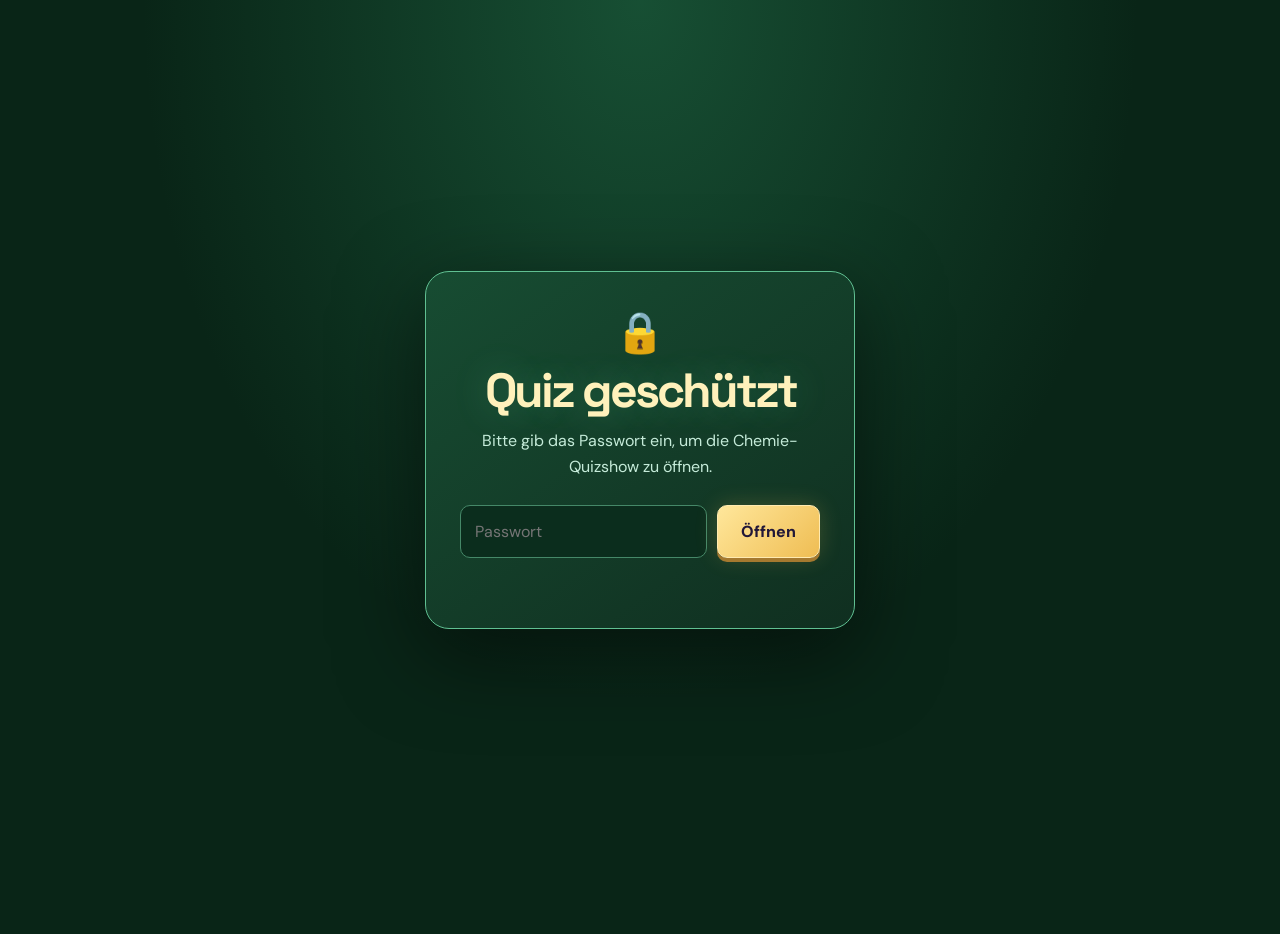
<file: index.html>
<!doctype html>
<html lang="de">
<head>
<meta charset="utf-8"><meta name="viewport" content="width=device-width,initial-scale=1">
<title>Atomatelier · Das Chemie-Duell</title>
<style>
@import url('https://fonts.googleapis.com/css2?family=DM+Sans:wght@400;500;600;700&family=Space+Grotesk:wght@400;500;600;700&display=swap');
:root{--ink:#172b29;--muted:#687873;--paper:#f6f7f2;--green:#214f43;--lime:#d4ee91;--line:#dce2d8}*{box-sizing:border-box}body{margin:0;background:var(--paper);color:var(--ink);font:16px 'DM Sans',sans-serif}button{font:inherit;cursor:pointer}button:focus-visible,a:focus-visible{outline:3px solid #8460c9;outline-offset:4px}header{max-width:1240px;margin:auto;padding:27px 36px;display:flex;align-items:center;justify-content:space-between;border-bottom:1px solid var(--line)}.brand{font:700 23px 'Space Grotesk',sans-serif;letter-spacing:-1px}.brand span{display:inline-grid;place-items:center;background:var(--green);color:var(--lime);width:36px;height:36px;border-radius:11px;margin-right:10px;font-size:27px}.tag{font-size:12px;letter-spacing:1.5px;text-transform:uppercase;color:var(--muted)}main{max-width:1240px;margin:auto;padding:36px}h1,h2,h3{font-family:'Space Grotesk',sans-serif}h1{font-size:clamp(40px,5.4vw,69px);line-height:1.04;letter-spacing:-3px;margin:23px 0}h1 em{font-style:normal;color:#648448}p{line-height:1.65}.hero{display:grid;grid-template-columns:1.2fr 1fr;align-items:center;gap:40px;padding:18px 0 44px}.intro{max-width:480px;color:var(--muted)}.eyebrow{font-size:12px;font-weight:700;letter-spacing:1.8px;text-transform:uppercase}.eyebrow::before{content:'●';color:#77994e;margin-right:8px}.primary{background:var(--green);color:white;border:0;padding:15px 23px;border-radius:10px;font-weight:600}.primary:hover{background:#326957}.secondary{background:transparent;border:1px solid var(--line);border-radius:10px;padding:12px 18px;color:var(--ink)}.hero-actions{display:flex;align-items:center;gap:20px;margin-top:25px}.small{font-size:12px;color:var(--muted)}.atom-art{position:relative;min-height:320px;border-radius:28px;background:#e9eee2;overflow:hidden;display:grid;place-items:center;background-image:radial-gradient(#afbea1 1px,transparent 1px);background-size:20px 20px}.atom-art svg{width:80%;height:290px}.art-label{position:absolute;bottom:20px;left:23px;font-size:11px;letter-spacing:2px}.element{position:absolute;right:23px;top:22px;background:#ffffffd9;border:1px solid white;border-radius:12px;padding:10px 20px;transform:rotate(8deg)}.element b{font:600 35px 'Space Grotesk',sans-serif;display:block}.element small{font-size:10px}.section-head{display:flex;justify-content:space-between;align-items:end;margin-bottom:21px}.section-head h2{font-size:26px;letter-spacing:-1px;margin:0 0 6px}.section-head p{margin:0;color:var(--muted);font-size:14px}.progress-label{font-size:12px;color:var(--muted)}.grid{display:grid;grid-template-columns:repeat(3,1fr);gap:17px}.card{padding:23px;text-align:left;background:#fff;border:1px solid var(--line);border-radius:17px;color:var(--ink);min-height:207px;transition:transform .2s,box-shadow .2s;display:flex;flex-direction:column}.card:hover{transform:translateY(-4px);box-shadow:0 8px 24px #172b2910}.card-top{display:flex;justify-content:space-between;align-items:center}.icon{width:44px;height:44px;border-radius:12px;display:grid;place-items:center;background:var(--tint);font-size:25px}.number{font:500 13px 'Space Grotesk';color:#91a098}.card h3{font-size:20px;letter-spacing:-.6px;margin:18px 0 7px}.card p{font-size:13px;color:var(--muted);margin:0 0 20px}.card-bottom{margin-top:auto;display:flex;justify-content:space-between;font-size:12px;color:var(--muted)}.arrow{font-size:20px;color:var(--green)}footer{max-width:1168px;margin:26px auto;padding:20px 0;border-top:1px solid var(--line);display:flex;justify-content:space-between;color:var(--muted);font-size:11px}.quiz{max-width:800px;margin:10px auto 60px}.quiz-top{display:flex;justify-content:space-between;align-items:center;gap:12px}.bar{height:5px;border-radius:8px;background:var(--line);margin:24px 0 34px;overflow:hidden}.bar div{height:100%;background:#739347;transition:width .3s}.question-panel{background:#fff;border:1px solid var(--line);border-radius:22px;padding:32px}.question-panel h2{font-size:29px;line-height:1.25;letter-spacing:-1px;margin:17px 0 25px}.answers{display:grid;gap:10px}.answer{border:1px solid var(--line);background:#fafbf8;border-radius:12px;text-align:left;padding:16px;color:var(--ink);display:flex;gap:12px;align-items:center}.answer:hover:not(:disabled){border-color:var(--green);background:#f0f5e8}.answer.correct{background:#e7f2d9;border-color:#86a45b}.answer.wrong{background:#fbe9e3;border-color:#cc856f}.answer:disabled{cursor:default;color:var(--ink)}.letter{font-size:12px;font-weight:bold;border:1px solid var(--line);padding:5px 8px;border-radius:6px}.feedback{padding:18px;border-radius:12px;background:#eef3e7;margin-top:20px;line-height:1.6}.feedback.bad{background:#fbefe9}.quiz-bottom{display:flex;justify-content:space-between;align-items:center;margin-top:24px;gap:20px}.shell-drawing{display:grid;grid-template-columns:1fr 1fr;align-items:center;gap:20px}.shell-drawing svg{width:100%;max-height:260px}.shell-control{display:flex;justify-content:space-between;align-items:center;margin:15px 0;gap:10px}.step{border:1px solid var(--line);background:var(--paper);width:34px;height:34px;border-radius:50%;font-size:20px}.result{text-align:center;padding:35px 10px}.result h2{font-size:40px;margin-bottom:12px}.score{width:136px;height:136px;border:9px solid var(--lime);border-radius:50%;margin:25px auto;display:grid;place-content:center;font:700 36px 'Space Grotesk'}.score small{font:12px 'DM Sans';color:var(--muted);margin-top:5px}.hidden{display:none!important}.notice{margin-top:20px;font-size:12px;color:var(--muted)}@media(max-width:760px){header{padding:20px}.tag{font-size:10px}main{padding:22px}.hero{grid-template-columns:1fr;gap:25px}.atom-art{min-height:220px}.atom-art svg{height:220px}h1{letter-spacing:-2px}.grid{grid-template-columns:repeat(2,1fr)}.card{padding:18px}.section-head{gap:15px}.question-panel{padding:22px}footer{margin:20px 22px;gap:15px}.shell-drawing{grid-template-columns:1fr}}@media(max-width:460px){.grid{grid-template-columns:1fr}.hero-actions{gap:12px}.tag{max-width:100px;text-align:right}.quiz-top{align-items:start}.quiz-top .small{text-align:right}.question-panel h2{font-size:24px}}

.duel-heading{display:flex;justify-content:space-between;align-items:center;gap:20px;margin:8px 0 24px}.duel-heading h1{font-size:42px;margin:10px 0;letter-spacing:-2px}.duel-heading p{margin:0;color:var(--muted)}.scoreboard{max-width:1168px;margin:24px auto 0;display:grid;grid-template-columns:1fr 1fr;gap:16px;padding:0 12px}.team-score{padding:18px 23px;border:2px solid var(--line);border-radius:16px;background:white;display:flex;justify-content:space-between;align-items:center;gap:10px}.team-score.active{border-color:var(--green);background:#eaf2dd}.team-score.active.team-1{border-color:#765799;background:#f0e9f7}.team-score b{display:block;font:700 32px 'Space Grotesk',sans-serif}.team-score small{display:block;margin-top:5px;font-size:12px;color:var(--muted)}.wall-scroll{overflow-x:auto;padding-bottom:12px}.wall{display:grid;grid-template-columns:repeat(6,minmax(140px,1fr));gap:12px;min-width:900px}.wall-column{display:grid;grid-template-rows:116px repeat(4,90px);gap:12px}.category{border-radius:13px;padding:15px;background:var(--tint);display:flex;flex-direction:column;justify-content:center;gap:8px}.category h2{font-size:17px;line-height:1.2;margin:0;letter-spacing:-.4px}.tile{border:0;border-radius:13px;background:var(--green);color:var(--lime);font:700 32px 'Space Grotesk',sans-serif;box-shadow:0 3px 0 #153b31;transition:transform .15s,background .15s}.tile:hover:not(:disabled){transform:translateY(-3px);background:#326957}.tile small{display:block;font:11px 'DM Sans',sans-serif;margin-top:5px}.tile:disabled{background:#e4e8df;color:#788574;box-shadow:none;cursor:default;font-size:22px}.wall-status{display:flex;justify-content:space-between;align-items:center;margin:10px 0 18px;gap:20px}.rules{font-size:14px;color:var(--muted);margin-top:18px}.setup{max-width:680px;margin:25px auto;background:white;border:1px solid var(--line);border-radius:24px;padding:34px}.setup h1{font-size:42px;letter-spacing:-2px}.name-fields{display:grid;grid-template-columns:1fr 1fr;gap:18px;margin:26px 0}.name-fields label{font-weight:600;font-size:14px}.name-fields input{display:block;width:100%;margin-top:9px;border:1px solid var(--line);border-radius:10px;padding:14px;font:inherit}.result-actions{display:flex;justify-content:center;gap:12px;flex-wrap:wrap}.secondary:disabled{opacity:.5;cursor:default}a{color:var(--green)}@media(min-width:1100px){#home{max-width:1400px}.wall-column{grid-template-rows:106px repeat(4,96px)}}@media(max-width:760px){.duel-heading{align-items:start}.duel-heading h1{font-size:32px}.scoreboard{margin:16px 10px 0}.team-score{padding:13px}.team-score b{font-size:26px}.setup{padding:22px}.name-fields{grid-template-columns:1fr}.wall-status{align-items:start}.duel-heading .secondary{padding:10px;font-size:12px}}
</style>
<link rel="stylesheet" href="quizshow.css">
</head>
<body><div id="passwordGate" class="password-gate" role="dialog" aria-modal="true"><div class="password-card"><div class="lock">🔒</div><h1>Quiz geschützt</h1><p>Bitte gib das Passwort ein, um die Chemie-Quizshow zu öffnen.</p><form class="password-form" id="passwordForm"><input id="passwordInput" type="password" autocomplete="current-password" placeholder="Passwort" required><button class="primary" type="submit">Öffnen</button></form><p class="password-error" id="passwordError" aria-live="polite"></p></div></div>
<header><div class="brand"><span>⚛</span>Atomatelier</div><div class="tag">Die Chemie-Quizshow · Klasse 9</div></header>
<section class="scoreboard hidden" id="scoreboard" aria-label="Punktestände" aria-live="polite"></section>
<main id="home"></main>
<main id="play" class="hidden"><div class="quiz"><div class="quiz-top"><button class="secondary" id="back">← Übersicht</button><span class="small" id="quizInfo"></span></div><div class="bar"><div id="barFill"></div></div><div class="question-panel" id="panel"></div></div></main>
<footer><span>Atomatelier · Wissen wächst mit Neugier.</span><span>Atommodelle & Periodensystem</span></footer>
<script>
const QUIZ_PASSWORD='PSEverstehen';function unlockQuiz(){const gate=document.getElementById('passwordGate');document.getElementById('passwordForm').onsubmit=e=>{e.preventDefault();const input=document.getElementById('passwordInput');if(input.value===QUIZ_PASSWORD){gate.classList.add('hidden')}else{document.getElementById('passwordError').textContent='Falsches Passwort. Bitte versuche es noch einmal.';input.select()}}}unlockQuiz();
const topics=[
{title:'Atommodelle im Wandel der Zeit',desc:'Wie aus einer Idee ein Modell wurde.',icon:'◷',tint:'#ece7f8',questions:[
['Was beschreibt ein wissenschaftliches Atommodell?',['Ein vereinfachtes Bild, das Beobachtungen erklärt','Ein maßstabsgetreues Foto eines Atoms','Eine endgültige Wahrheit, die nie verändert wird'],0,'Modelle vereinfachen die Wirklichkeit. Neue Beobachtungen können dazu führen, dass sie erweitert oder ersetzt werden.'],
['Wie stellte Dalton sich Atome vor?',['Als positiv geladene Kugeln mit Elektronen','Als kleine, unteilbare Kugeln','Als Kern mit einer Elektronenhülle'],1,'Daltons Kugelmodell behandelt Atome als unteilbare Kugeln. Heute wissen wir, dass Atome aus kleineren Teilchen bestehen.'],
['Was kennzeichnet Thomsons Atommodell?',['Elektronen bewegen sich auf festen Schalen','Das Atom besteht nur aus leerem Raum','Negative Elektronen sind in einer positiven Masse eingebettet'],2,'Dieses Modell wird oft Rosinenkuchenmodell genannt: Elektronen entsprechen den Rosinen in einer positiv geladenen Masse.'],
['Welche Reihenfolge ist historisch richtig?',['Dalton → Thomson → Rutherford → Bohr','Bohr → Dalton → Rutherford → Thomson','Thomson → Bohr → Dalton → Rutherford'],0,'Daltons Kugelmodell wurde durch Thomsons Modell, Rutherfords Kern-Hülle-Modell und anschließend Bohrs Schalenmodell weiterentwickelt.']
]},
{title:'Rutherford',desc:'Ein Experiment verändert unser Atombild.',icon:'↗',tint:'#f9e6d8',questions:[
['Womit wurde die dünne Goldfolie im Streuversuch beschossen?',['Mit Lichtstrahlen','Mit positiv geladenen Alphateilchen','Mit Wassertropfen'],1,'Alphateilchen sind positiv geladene Heliumkerne. Ihre Ablenkung lieferte Hinweise auf den Aufbau des Atoms.'],
['Was geschah mit den meisten Alphateilchen?',['Sie durchdrangen die Folie nahezu ungehindert','Sie wurden zurückgeworfen','Sie blieben in der Folie stecken'],0,'Die meisten Teilchen passierten die Folie. Das zeigte: Das Atom ist zum größten Teil leerer Raum.'],
['Warum wurden wenige Alphateilchen stark abgelenkt?',['Sie wurden von Elektronen angezogen','Sie trafen auf eine durchgehend feste Atomkugel','Sie kamen dem kleinen, positiv geladenen Kern sehr nahe'],2,'Positive Alphateilchen werden vom positiven Atomkern elektrisch abgestoßen. Bei großer Annäherung kann die Ablenkung sehr stark sein.'],
['Welche Aussage gehört zum Kern-Hülle-Modell?',['Die Masse ist gleichmäßig im Atom verteilt','Fast die gesamte Atommasse steckt im kleinen Kern','Der Kern ist negativ geladen'],1,'Der winzige, positiv geladene Kern enthält fast die gesamte Masse. Die Elektronen bilden die wesentlich größere Hülle.']
]},
{title:'Das Schalenmodell',desc:'Elektronen und ihre Plätze in der Hülle.',icon:'◎',tint:'#e4eedb',questions:[
['Wie viele Elektronen passen höchstens in die erste Schale?',['2','8','18'],0,'Die erste Schale (K-Schale) kann höchstens zwei Elektronen aufnehmen.'],
['Was sind Valenzelektronen?',['Teilchen im Atomkern','Die Elektronen auf der äußersten besetzten Schale','Alle Elektronen eines Atoms zusammen'],1,'Die Außenelektronen heißen Valenzelektronen. Sie bestimmen wesentlich das chemische Verhalten der Hauptgruppenelemente.'],
['Wie verteilen sich die Elektronen eines neutralen Sauerstoffatoms (Ordnungszahl 8)?',['4 | 4','2 | 8','2 | 6'],2,'Ein neutrales Sauerstoffatom besitzt acht Elektronen: zwei auf der ersten und sechs auf der zweiten Schale.'],
['Was passiert, wenn ein neutrales Atom ein Elektron abgibt?',['Es wird zu einem positiv geladenen Ion','Es wird zu einem negativ geladenen Ion','Seine Protonenzahl steigt'],0,'Nach der Abgabe gibt es ein Proton mehr als Elektronen. Das Teilchen ist einfach positiv geladen; der Kern bleibt unverändert.']
]},
{title:'Wir zeichnen Atome',desc:'Baue die Elektronenhülle selbst auf.',icon:'✎',tint:'#dfecef',questions:[
{draw:true,element:'Lithium',z:3,shells:[2,1],explain:'Lithium besitzt drei Elektronen: zwei auf der K-Schale und eines auf der L-Schale.'},
{draw:true,element:'Kohlenstoff',z:6,shells:[2,4],explain:'Kohlenstoff besitzt sechs Elektronen: zwei innen und vier auf der äußeren Schale.'},
{draw:true,element:'Neon',z:10,shells:[2,8],explain:'Neon besitzt zwei Elektronen auf der K-Schale und acht auf der L-Schale. Seine Außenschale ist voll besetzt.'},
{draw:true,element:'Natrium',z:11,shells:[2,8,1],explain:'Natrium besitzt elf Elektronen mit der Verteilung 2 | 8 | 1. Es hat drei besetzte Schalen und ein Außenelektron.'}
]},
{title:'Das Periodensystem',desc:'Entdecke die Ordnung der Elemente.',icon:'▦',tint:'#f3edcd',questions:[
['Wonach sind die Elemente im modernen Periodensystem geordnet?',['Nach ihrer alphabetischen Reihenfolge','Nach steigender Protonenzahl','Ausschließlich nach ihrer Masse'],1,'Die Ordnungszahl gibt die Zahl der Protonen an. Sie steigt im Periodensystem von Element zu Element um eins.'],
['Was verrät die Periodennummer im Schalenmodell?',['Die Zahl der besetzten Elektronenschalen','Die Zahl der Neutronen','Die Zahl der Außenelektronen'],0,'Bei einem Atom im Grundzustand entspricht die Periodennummer im Schalenmodell der Zahl der besetzten Schalen.'],
['Warum ähneln sich Elemente derselben Hauptgruppe chemisch?',['Sie besitzen gleich viele Protonen','Sie haben immer dieselbe Atommasse','Sie haben gleich viele Außenelektronen (Ausnahme: Helium)'],2,'Die Zahl der Außenelektronen prägt das chemische Verhalten. Helium hat als Edelgas nur zwei, aber ebenfalls eine volle Außenschale.'],
['Ein Hauptgruppenatom hat die Elektronenverteilung 2 | 8 | 2. Wo steht es?',['2. Periode, 3. Hauptgruppe','3. Periode, 2. Hauptgruppe','3. Periode, 8. Hauptgruppe'],1,'Drei besetzte Schalen bedeuten 3. Periode. Zwei Außenelektronen bedeuten 2. Hauptgruppe (Gruppe 2). Das Element ist Magnesium.']
]},
{title:'Wer bin ich?',desc:'Löse die Steckbriefe der Elemente.',icon:'?',tint:'#f2e1e9',questions:[
['Ich habe sechs Protonen und bin der Grundbaustein organischer Verbindungen. Wer bin ich?',['Sauerstoff (O)','Kohlenstoff (C)','Calcium (Ca)'],1,'Sechs Protonen bedeuten Ordnungszahl 6: Kohlenstoff, Symbol C.'],
['Ich stehe in der 3. Periode und habe sieben Außenelektronen. Wer bin ich?',['Chlor (Cl)','Argon (Ar)','Natrium (Na)'],0,'Chlor hat die Elektronenverteilung 2 | 8 | 7. Es gehört zu den Halogenen in der 7. Hauptgruppe (Gruppe 17).'],
['Ich habe zwei Elektronen. Meine einzige Schale ist damit voll. Wer bin ich?',['Wasserstoff (H)','Beryllium (Be)','Helium (He)'],2,'Helium besitzt zwei Protonen und im neutralen Zustand zwei Elektronen. Es gehört zu den Edelgasen.'],
['Ich habe drei besetzte Schalen und zwei Außenelektronen. Mein Kern enthält 12 Neutronen. Welches Atom bin ich?',['Magnesium-24 (Mg)','Natrium-23 (Na)','Aluminium-27 (Al)'],0,'Die Verteilung 2 | 8 | 2 ergibt zwölf Elektronen und beim neutralen Atom zwölf Protonen: Magnesium. Mit zwölf Neutronen beträgt die Massenzahl 24.']
]}
];
// Je Kategorie und Punktwert: Originalfrage plus zwei weitere Varianten.
const extraQuestions = [
  [
    [
      [
        "Welche Teilchen befinden sich in der Atomhülle?",
        [
          "Elektronen",
          "Protonen",
          "Neutronen"
        ],
        0,
        "Elektronen bilden die Hülle; Protonen und Neutronen befinden sich im Kern."
      ],
      [
        "Welches Atommodell wird als Rosinenkuchenmodell bezeichnet?",
        [
          "Bohrs Modell",
          "Thomsons Modell",
          "Daltons Modell"
        ],
        1,
        "Thomson stellte sich Elektronen in einer positiv geladenen Masse vor."
      ]
    ],
    [
      [
        "Welche Entdeckung widersprach der Vorstellung vom unteilbaren Atom?",
        [
          "Die Entdeckung von Eis",
          "Die Messung der Lufttemperatur",
          "Die Entdeckung des Elektrons"
        ],
        2,
        "Elektronen sind Bestandteile des Atoms. Atome sind daher nicht unteilbar."
      ],
      [
        "Was ergänzte Bohrs Modell gegenüber dem Kern-Hülle-Modell?",
        [
          "Bestimmte Energieniveaus für Elektronen",
          "Einen negativ geladenen Kern",
          "Protonen in der Hülle"
        ],
        0,
        "Im Bohrschen Modell können Elektronen nur bestimmte Energieniveaus einnehmen."
      ]
    ],
    [
      [
        "Welche Beobachtung konnte Thomsons Modell nicht erklären?",
        [
          "Die elektrische Neutralität eines Atoms",
          "Die starke Rückstreuung einzelner Alphateilchen",
          "Die Existenz negativer Elektronen"
        ],
        1,
        "Für die starke Rückstreuung braucht man eine kleine, konzentrierte positive Ladung: den Kern."
      ],
      [
        "Welche Aussage passt zu Dalton, aber nicht zum heutigen Atommodell?",
        [
          "Stoffe bestehen aus Teilchen",
          "Bei chemischen Reaktionen werden Atome neu angeordnet",
          "Atome lassen sich nicht in kleinere Bestandteile zerlegen"
        ],
        2,
        "Heute kennen wir Elektronen, Protonen und Neutronen als Bestandteile von Atomen."
      ]
    ],
    [
      [
        "Warum wurde das Atommodell mehrfach verändert?",
        [
          "Neue Experimente zeigten Grenzen der bisherigen Modelle",
          "Jedes ältere Modell war völlig nutzlos",
          "Atome änderten im Laufe der Zeit ihren Aufbau"
        ],
        0,
        "Modelle werden anhand von Beobachtungen geprüft und bei Bedarf weiterentwickelt."
      ],
      [
        "Welche Zuordnung ist vollständig richtig?",
        [
          "Dalton: Kern · Rutherford: Schalen · Bohr: Rosinenkuchen",
          "Dalton: Kugel · Rutherford: Kern und Hülle · Bohr: Energieniveaus",
          "Dalton: Schalen · Rutherford: Rosinenkuchen · Bohr: Kugel"
        ],
        1,
        "Dalton beschrieb Kugeln, Rutherford den kleinen Kern und Bohr bestimmte Energieniveaus der Elektronen."
      ]
    ]
  ],
  [
    [
      [
        "Welche elektrische Ladung haben Alphateilchen?",
        [
          "Negativ",
          "Keine",
          "Positiv"
        ],
        2,
        "Alphateilchen sind Heliumkerne mit zwei Protonen und deshalb positiv geladen."
      ],
      [
        "Welches Material verwendete Rutherford als dünne Folie?",
        [
          "Gold",
          "Kunststoff",
          "Papier"
        ],
        0,
        "Im bekannten Streuversuch wurden Alphateilchen auf eine sehr dünne Goldfolie gerichtet."
      ]
    ],
    [
      [
        "Wie verhielten sich nur sehr wenige Alphateilchen?",
        [
          "Sie wurden alle von der Folie aufgenommen",
          "Sie wurden stark abgelenkt oder zurückgestreut",
          "Sie verwandelten sich in Elektronen"
        ],
        1,
        "Nur wenige Alphateilchen kamen dem kleinen Kern so nahe, dass sie stark abgelenkt wurden."
      ],
      [
        "Wozu diente der Leuchtschirm im Streuversuch?",
        [
          "Er erzeugte die Goldfolie",
          "Er lud die Elektronen positiv auf",
          "Er machte auftreffende Alphateilchen nachweisbar"
        ],
        2,
        "Beim Auftreffen entstehen Lichtblitze. So lässt sich erkennen, wohin die Alphateilchen gestreut werden."
      ]
    ],
    [
      [
        "Warum ist der Atomkern nach dem Streuversuch sehr klein?",
        [
          "Nur ein sehr kleiner Anteil der Alphateilchen wurde stark abgelenkt",
          "Alle Alphateilchen wurden zurückgeworfen",
          "Der Kern enthält keine Masse"
        ],
        0,
        "Die seltenen starken Ablenkungen zeigen, dass die positive Ladung nur einen sehr kleinen Raum einnimmt."
      ],
      [
        "Warum stößt ein Atomkern Alphateilchen ab?",
        [
          "Der Kern ist elektrisch neutral",
          "Beide sind positiv geladen",
          "Beide sind negativ geladen"
        ],
        1,
        "Gleichnamige elektrische Ladungen stoßen einander ab."
      ]
    ],
    [
      [
        "Was wäre bei einer großen, massiven positiven Kugel eher zu erwarten als beobachtet?",
        [
          "Fast alle Teilchen würden ungehindert passieren",
          "Keine Wechselwirkung mit Alphateilchen",
          "Deutlich mehr starke Ablenkungen"
        ],
        2,
        "Eine große massive positive Kugel würde viele Flugbahnen stark beeinflussen. Beobachtet wurden nur wenige starke Ablenkungen."
      ],
      [
        "Welche Kombination aus Beobachtung und Schluss ist richtig?",
        [
          "Seltene Rückstreuung → Masse und positive Ladung sind im kleinen Kern konzentriert",
          "Häufiger Durchgang → Atome haben keinen Kern",
          "Seltene Rückstreuung → Elektronen sind schwerer als Kerne"
        ],
        0,
        "Der kleine, massereiche, positiv geladene Kern erklärt die seltenen starken Ablenkungen."
      ]
    ]
  ],
  [
    [
      [
        "Wie heißt die innerste Elektronenschale?",
        [
          "M-Schale",
          "K-Schale",
          "L-Schale"
        ],
        1,
        "Von innen nach außen heißen die ersten Schalen K, L und M."
      ],
      [
        "Welche Ladung trägt ein Elektron?",
        [
          "Positiv",
          "Keine",
          "Negativ"
        ],
        2,
        "Elektronen sind negativ geladen; Protonen tragen eine positive Ladung."
      ]
    ],
    [
      [
        "Wie viele Elektronen besitzt ein neutrales Atom mit sieben Protonen?",
        [
          "7",
          "14",
          "0"
        ],
        0,
        "In einem neutralen Atom gleichen sich die Ladungen aus: Elektronenzahl und Protonenzahl sind gleich."
      ],
      [
        "Wie viele Außenelektronen hat ein Atom mit der Verteilung 2 | 8 | 3?",
        [
          "13",
          "3",
          "8"
        ],
        1,
        "Die letzte Zahl gibt die Elektronenzahl auf der äußersten besetzten Schale an."
      ]
    ],
    [
      [
        "Welche Verteilung gehört zu einem neutralen Fluoratom mit neun Elektronen?",
        [
          "7 | 2",
          "2 | 8",
          "2 | 7"
        ],
        2,
        "Die K-Schale wird mit zwei Elektronen besetzt, die übrigen sieben befinden sich auf der L-Schale."
      ],
      [
        "Wie verteilen sich die zwölf Elektronen eines neutralen Magnesiumatoms?",
        [
          "2 | 8 | 2",
          "2 | 10",
          "4 | 4 | 4"
        ],
        0,
        "Im vereinfachten Schalenmodell hat Magnesium zwei Elektronen innen, acht auf der zweiten und zwei auf der dritten Schale."
      ]
    ],
    [
      [
        "Ein Chloratom nimmt ein Elektron auf. Welche Ladung hat das entstehende Ion?",
        [
          "Es bleibt neutral",
          "Einfach negativ",
          "Einfach positiv"
        ],
        1,
        "Nach der Aufnahme gibt es ein Elektron mehr als Protonen: Es entsteht Cl⁻."
      ],
      [
        "Ein Magnesiumatom gibt zwei Elektronen ab. Was verändert sich?",
        [
          "Es wird zweifach negativ; die Protonenzahl steigt",
          "Es wird zu Neon, weil sich der Kern ändert",
          "Es wird zweifach positiv; die Protonenzahl bleibt gleich"
        ],
        2,
        "Durch Elektronenabgabe entsteht Mg²⁺. Der Kern und damit die Identität des Elements bleiben erhalten."
      ]
    ]
  ],
  [
    [
      {
        "draw": true,
        "element": "Wasserstoff",
        "z": 1,
        "shells": [
          1
        ],
        "explain": "Wasserstoff besitzt 1 Elektronen mit der Verteilung 1."
      },
      {
        "draw": true,
        "element": "Helium",
        "z": 2,
        "shells": [
          2
        ],
        "explain": "Helium besitzt 2 Elektronen mit der Verteilung 2."
      }
    ],
    [
      {
        "draw": true,
        "element": "Beryllium",
        "z": 4,
        "shells": [
          2,
          2
        ],
        "explain": "Beryllium besitzt 4 Elektronen mit der Verteilung 2 | 2."
      },
      {
        "draw": true,
        "element": "Bor",
        "z": 5,
        "shells": [
          2,
          3
        ],
        "explain": "Bor besitzt 5 Elektronen mit der Verteilung 2 | 3."
      }
    ],
    [
      {
        "draw": true,
        "element": "Stickstoff",
        "z": 7,
        "shells": [
          2,
          5
        ],
        "explain": "Stickstoff besitzt 7 Elektronen mit der Verteilung 2 | 5."
      },
      {
        "draw": true,
        "element": "Fluor",
        "z": 9,
        "shells": [
          2,
          7
        ],
        "explain": "Fluor besitzt 9 Elektronen mit der Verteilung 2 | 7."
      }
    ],
    [
      {
        "draw": true,
        "element": "Aluminium",
        "z": 13,
        "shells": [
          2,
          8,
          3
        ],
        "explain": "Aluminium besitzt 13 Elektronen mit der Verteilung 2 | 8 | 3."
      },
      {
        "draw": true,
        "element": "Silicium",
        "z": 14,
        "shells": [
          2,
          8,
          4
        ],
        "explain": "Silicium besitzt 14 Elektronen mit der Verteilung 2 | 8 | 4."
      }
    ]
  ],
  [
    [
      [
        "Wie nennt man eine waagerechte Zeile im Periodensystem?",
        [
          "Periode",
          "Hauptgruppe",
          "Isotop"
        ],
        0,
        "Die waagerechten Zeilen heißen Perioden; Gruppen verlaufen senkrecht."
      ],
      [
        "Was gibt die Ordnungszahl eines Elements an?",
        [
          "Die Zahl aller Kernteilchen",
          "Die Protonenzahl",
          "Die Neutronenzahl"
        ],
        1,
        "Die Zahl der Protonen legt fest, um welches Element es sich handelt."
      ]
    ],
    [
      [
        "Wie viele besetzte Schalen hat ein Atom der 2. Periode im Grundzustand?",
        [
          "7",
          "8",
          "2"
        ],
        2,
        "Die Periodennummer entspricht im Schalenmodell der Anzahl besetzter Schalen."
      ],
      [
        "Wie viele Außenelektronen besitzen die Atome der 1. Hauptgruppe?",
        [
          "1",
          "2",
          "8"
        ],
        0,
        "Hauptgruppenelemente der 1. Hauptgruppe besitzen ein Außenelektron."
      ]
    ],
    [
      [
        "Welche Elemente gehören zur gleichen Hauptgruppe?",
        [
          "Kohlenstoff und Sauerstoff",
          "Lithium und Natrium",
          "Natrium und Magnesium"
        ],
        1,
        "Lithium und Natrium besitzen jeweils ein Außenelektron und stehen in der 1. Hauptgruppe."
      ],
      [
        "Warum steht Helium trotz nur zweier Elektronen bei den Edelgasen?",
        [
          "Es besitzt acht Protonen",
          "Es hat keine Elektronen",
          "Seine einzige Schale ist vollständig besetzt"
        ],
        2,
        "Die K-Schale ist schon mit zwei Elektronen voll. Helium hat damit wie die anderen Edelgase eine voll besetzte Außenschale."
      ]
    ],
    [
      [
        "Ein Atom besitzt die Verteilung 2 | 8 | 5. Wo steht es?",
        [
          "3. Periode, 5. Hauptgruppe",
          "5. Periode, 3. Hauptgruppe",
          "3. Periode, 2. Hauptgruppe"
        ],
        0,
        "Drei besetzte Schalen und fünf Außenelektronen bedeuten 3. Periode und 5. Hauptgruppe: Phosphor."
      ],
      [
        "Ein neutrales Atom steht in der 2. Periode und 6. Hauptgruppe. Wie viele Elektronen hat es?",
        [
          "12",
          "8",
          "6"
        ],
        1,
        "Zwei Elektronen auf der K-Schale und sechs auf der L-Schale ergeben acht: Sauerstoff."
      ]
    ]
  ],
  [
    [
      [
        "Mein Elementsymbol ist O. Wer bin ich?",
        [
          "Gold",
          "Osmium",
          "Sauerstoff"
        ],
        2,
        "Sauerstoff hat das Symbol O; Gold hat Au und Osmium Os."
      ],
      [
        "Ich habe nur ein Proton. Wer bin ich?",
        [
          "Wasserstoff",
          "Helium",
          "Lithium"
        ],
        0,
        "Wasserstoff hat die Ordnungszahl 1 und damit ein Proton."
      ]
    ],
    [
      [
        "Ich stehe in der 3. Periode und 1. Hauptgruppe. Wer bin ich?",
        [
          "Magnesium",
          "Natrium",
          "Lithium"
        ],
        1,
        "Natrium hat drei besetzte Schalen und ein Außenelektron: 2 | 8 | 1."
      ],
      [
        "Mein neutrales Atom hat die Verteilung 2 | 4. Wer bin ich?",
        [
          "Stickstoff",
          "Beryllium",
          "Kohlenstoff"
        ],
        2,
        "Sechs Elektronen bedeuten beim neutralen Atom sechs Protonen: Kohlenstoff."
      ]
    ],
    [
      [
        "Ich bin ein Edelgas mit zwei besetzten Schalen. Wer bin ich?",
        [
          "Neon",
          "Helium",
          "Argon"
        ],
        0,
        "Neon hat die Verteilung 2 | 8. Helium hat eine, Argon drei besetzte Schalen."
      ],
      [
        "Ich habe zwei besetzte Schalen und sieben Außenelektronen. Wer bin ich?",
        [
          "Sauerstoff",
          "Fluor",
          "Chlor"
        ],
        1,
        "Die Verteilung 2 | 7 ergibt neun Elektronen: Fluor mit Ordnungszahl 9."
      ]
    ],
    [
      [
        "Ich habe die Elektronenverteilung 2 | 8 | 1 und zwölf Neutronen. Welches neutrale Atom bin ich?",
        [
          "Magnesium-24",
          "Neon-22",
          "Natrium-23"
        ],
        2,
        "Elf Elektronen bedeuten elf Protonen. Mit zwölf Neutronen ergibt sich die Massenzahl 23."
      ],
      [
        "Mein neutrales Atom hat acht Protonen und die Massenzahl 18. Was trifft zu?",
        [
          "Sauerstoff mit zehn Neutronen",
          "Argon mit achtzehn Neutronen",
          "Sauerstoff mit acht Neutronen"
        ],
        0,
        "Acht Protonen bestimmen das Element Sauerstoff. Die Neutronenzahl ist 18 − 8 = 10."
      ]
    ]
  ]
];
const questionPools = topics.map((topic, i) => topic.questions.map((q, j) => [q, ...extraQuestions[i][j]]));
const historyKey = 'atomatelier-fragenverlauf-v1';
let questionHistory = {};
try { questionHistory = JSON.parse(localStorage.getItem(historyKey)) || {}; } catch {}
if (typeof questionHistory !== 'object' || Array.isArray(questionHistory)) questionHistory = {};
function createQuestionSelection() {
  const selection = {};
  questionPools.forEach((pools, i) => pools.forEach((pool, j) => {
    const key = i + '-' + j;
    let seen = Array.isArray(questionHistory[key]) ? questionHistory[key].filter(n => Number.isInteger(n) && n >= 0 && n < pool.length) : [];
    let available = pool.map((_, n) => n).filter(n => !seen.includes(n));
    if (!available.length) {
      // Auch beim Beginn eines neuen Durchlaufs keine direkte Wiederholung.
      available = pool.map((_, n) => n).filter(n => n !== seen[seen.length - 1]);
      seen = [];
    }
    const chosen = available[Math.floor(Math.random() * available.length)];
    selection[key] = chosen;
    questionHistory[key] = [...seen, chosen];
  }));
  try { localStorage.setItem(historyKey, JSON.stringify(questionHistory)); } catch {}
  return selection;
}
function ensureQuestionSelection() {
  if (!game) return;
  if (!game.selection || typeof game.selection !== 'object' || Array.isArray(game.selection)) game.selection = {};
  questionPools.forEach((pools, i) => pools.forEach((pool, j) => {
    const key = i + '-' + j;
    // Alte Spielstände behalten ihre bisherigen Originalfragen.
    if (!Number.isInteger(game.selection[key]) || !pool[game.selection[key]]) game.selection[key] = 0;
  }));
}
const $=id=>document.getElementById(id);
const storageKey='atomatelier-duell-v1';
let game=null,queue=[],position=0,score=0,answered=false,counts=[];
const escapeHtml=value=>String(value).replace(/[&<>"']/g,c=>({'&':'&amp;','<':'&lt;','>':'&gt;','"':'&quot;',"'":'&#39;'}[c]));
try{const g=JSON.parse(localStorage.getItem(storageKey));if(g&&Array.isArray(g.names)&&g.names.length===2&&g.names.every(n=>typeof n==='string')&&Array.isArray(g.scores)&&g.scores.length===2&&g.scores.every(n=>Number.isFinite(n)&&n>=0)&&[0,1].includes(g.turn)&&g.used&&typeof g.used==='object'&&!Array.isArray(g.used)&&Object.keys(g.used).every(k=>/^[0-5]-[0-3]$/.test(k))){game=g;}}catch{}
ensureQuestionSelection();
function persist(){try{localStorage.setItem(storageKey,JSON.stringify(game))}catch{}}
function updateScores(){ $('scoreboard').classList.toggle('hidden',!game);if(!game)return;$('scoreboard').innerHTML=game.names.map((name,i)=>`<div class="team-score team-${i} ${game.turn===i&&Object.keys(game.used).length<24?'active':''}"><div><strong>${escapeHtml(name)}</strong><small>${Object.keys(game.used).length===24?'Endstand':game.turn===i?'● Ihr seid am Zug':'Als Nächstes dran'}</small></div><b>${game.scores[i]} <span class="small">Punkte</span></b></div>`).join('')}
function setup(){$('panel').classList.remove('final-stage'); $('home').classList.remove('hidden');$('play').classList.add('hidden');$('scoreboard').classList.add('hidden');$('home').innerHTML=`<section class="setup"><div class="eyebrow">Zwei Teams. Eine Fragenwand.</div><h1>Das Chemie-Duell.</h1><p class="author">von Dr. Anne-Katrin Bachmann</p><p>Wählt abwechselnd ein Feld aus sechs Kategorien. Für jede richtige Antwort gibt es <strong>100, 200, 300 oder 400 Punkte</strong>. Wer sammelt die meisten?</p><form id="setupForm"><div class="name-fields"><label>Team / Person 1<input id="name0" maxlength="24" value="Team Grün" required></label><label>Team / Person 2<input id="name1" maxlength="24" value="Team Lila" required></label></div><button class="primary" type="submit">Duell starten ↗</button></form><p class="rules">Team 1 beginnt. Richtig: Feldpunkte. Falsch oder übersprungen: 0 Punkte. Danach wechselt der Zug. Jedes Feld wird einmal gespielt; nach 24 Fragen steht das Ergebnis fest. Pro Feld wird eine von drei Fragen zufällig gezogen. Neue Duelle bringen neue Varianten.</p><p class="small">Gemeinsam an einem Gerät oder am Beamer · <a href="einzelquiz.html">Zum Einzelquiz</a></p></section>`;$('setupForm').onsubmit=e=>{e.preventDefault();game={names:[$('name0').value.trim()||'Team Grün',$('name1').value.trim()||'Team Lila'],scores:[0,0],turn:0,used:{},pending:null,selection:createQuestionSelection()};persist();home()}}
function home(){$('panel').classList.remove('final-stage');if(!game){setup();return}if(game.pending){openQuestion(...game.pending.split('-').map(Number));return}updateScores();$('home').classList.remove('hidden');$('play').classList.add('hidden');const done=Object.keys(game.used).length;$('home').innerHTML=`<div class="duel-heading"><div><div class="eyebrow">Die Bühne gehört euch.</div><h1>Die Quiz-Arena</h1><p>Sechs Kategorien. 24 Chancen, zu glänzen.</p></div><button class="secondary" id="newGame">Neues Duell</button></div><div class="wall-status"><strong>${done===24?'Alle Felder gespielt!':escapeHtml(game.names[game.turn])+' wählt ein Feld.'}</strong><span class="small">${done} / 24 gespielt</span></div><div class="wall-scroll"><div class="wall">${topics.map((t,i)=>`<section class="wall-column"><div class="category" style="--tint:${t.tint}"><span aria-hidden="true">${t.icon}</span><h2>${t.title}</h2></div>${t.questions.map((q,j)=>{const used=game.used[i+'-'+j];return `<button class="tile ${used?(used.correct?'played-correct':'played-wrong'):''}" data-topic="${i}" data-question="${j}" ${used?'disabled':''} aria-label="${t.title}, ${(j+1)*100} Punkte${used?', bereits gespielt':''}">${used?(used.correct?'✓':'—'):(j+1)*100}<small>${used?'gespielt': 'Punkte'}</small></button>`}).join('')}</section>`).join('')}</div></div><p class="rules">Richtige Antwort = Feldpunkte · Falsche Antwort = 0 Punkte · Nach jeder Frage wechselt das Team. Höhere Punktwerte stehen für anspruchsvollere Aufgaben.</p>${done===24?'<button class="primary" id="showResult">Endergebnis ansehen →</button>':''}<p class="small">Spielstand wird auf diesem Gerät gespeichert · <a href="einzelquiz.html">Zum Einzelquiz</a></p>`;$('home').querySelectorAll('[data-topic]').forEach(b=>b.onclick=()=>openQuestion(Number(b.dataset.topic),Number(b.dataset.question)));$('newGame').onclick=()=>{if(confirm('Aktuelles Duell beenden und ein neues starten?')){game=null;persist();setup()}};if(done===24)$('showResult').onclick=result;}
function openQuestion(topic,j){if(!topics[topic]?.questions[j]||game.used[topic+'-'+j])return;game.pending=topic+'-'+j;persist();queue=[{q:questionPools[topic][j][game.selection[topic+'-'+j]],topic,j}];position=0;answered=false;updateScores();$('home').classList.add('hidden');$('play').classList.remove('hidden');render();$('back').textContent='Frage überspringen';$('back').disabled=false;$('back').onclick=()=>{if(!answered&&confirm('Frage ohne Punkte auflösen? Danach ist das andere Team dran.')){const q=queue[0].q;$('panel').querySelectorAll('[data-answer]').forEach(b=>{b.disabled=true;if(Number(b.dataset.answer)===q[2])b.classList.add('correct')});finish(false,q.draw?q.explain:q[3],true)}};window.scrollTo(0,0)}
function render(){$('panel').classList.remove('show-correct','show-wrong','final-stage');answered=false;const {q,topic}=queue[position];$('quizInfo').textContent=`${game.names[game.turn]} · ${(queue[0].j+1)*100} Punkte`;$('barFill').style.width=`${Object.keys(game.used).length/24*100}%`;$('panel').innerHTML=`<div class="eyebrow">${topics[topic].title}</div><h2 tabindex="-1">${q.draw?`Zeichne ein neutrales ${q.element}atom.`:q[0]}</h2>${q.draw?`<p class="small">Ordnungszahl ${q.z} · Verteile die ${q.z} Elektronen mit + und − auf die Schalen.</p><div class="shell-drawing"><div id="atom"></div><div id="controls"></div></div><p class="small" id="electronCount"></p><button class="primary" id="check">Modell überprüfen</button>`:`<div class="answers">${q[1].map((a,i)=>`<button class="answer" data-answer="${i}"><span class="letter">${String.fromCharCode(65+i)}</span>${a}</button>`).join('')}</div>`}<div id="feedback" aria-live="polite"></div><div class="quiz-bottom"><span class="small">${q.draw?'Vereinfachtes Schalenmodell':'Eine Antwort ist richtig.'}</span><button id="next" class="primary hidden">Zur Fragenwand →</button></div>`;if(q.draw){counts=q.shells.map(()=>0);drawAtom();$('check').onclick=()=>finish(counts.every((n,i)=>n===q.shells[i]),q.explain)}else{$('panel').querySelectorAll('[data-answer]').forEach(b=>b.onclick=()=>{const selected=Number(b.dataset.answer);$('panel').querySelectorAll('[data-answer]').forEach(btn=>{btn.disabled=true;if(Number(btn.dataset.answer)===q[2])btn.classList.add('correct');else if(btn===b)btn.classList.add('wrong')});finish(selected===q[2],q[3])})}$('next').onclick=()=>{Object.keys(game.used).length===24?result():home()};$('panel').querySelector('h2').focus()}
function drawAtom(){const q=queue[position].q;let svg=`<svg viewBox="0 0 280 280" role="img" aria-label="Schalenmodell mit ${counts.join(', ')} Elektronen auf den Schalen"><circle cx="140" cy="140" r="23" fill="#214f43"/><text x="140" y="145" text-anchor="middle" fill="white" font-size="13">${q.z} p⁺</text>`;counts.forEach((n,s)=>{const r=45+s*37;svg+=`<circle cx="140" cy="140" r="${r}" fill="none" stroke="#bccbb1" stroke-width="1.5"/>`;for(let i=0;i<n;i++){const a=2*Math.PI*i/n-Math.PI/2;svg+=`<circle cx="${140+r*Math.cos(a)}" cy="${140+r*Math.sin(a)}" r="6" fill="#547542"/>`}});$('atom').innerHTML=svg+'</svg>';$('controls').innerHTML=counts.map((n,i)=>`<div class="shell-control"><span>${['K','L','M'][i]}-Schale</span><button class="step" data-shell="${i}" data-delta="-1" aria-label="Elektron von ${['K','L','M'][i]}-Schale entfernen" ${n===0||answered?'disabled':''}>−</button><b>${n}</b><button class="step" data-shell="${i}" data-delta="1" aria-label="Elektron auf ${['K','L','M'][i]}-Schale hinzufügen" ${answered?'disabled':''}>+</button></div>`).join('');$('electronCount').textContent=`${counts.reduce((a,b)=>a+b,0)} von ${q.z} Elektronen eingezeichnet`;$('controls').querySelectorAll('button').forEach(b=>b.onclick=()=>{counts[Number(b.dataset.shell)]+=Number(b.dataset.delta);drawAtom()})}
function finish(correct,explain,skipped=false){if(answered)return;answered=true;const {topic,j,q}=queue[0],points=(j+1)*100,team=game.turn;game.used[topic+'-'+j]={correct,team};if(correct)game.scores[team]+=points;game.pending=null;game.turn=1-team;persist();if(q.draw){$('check').disabled=true;drawAtom()}$('feedback').innerHTML=`<div class="feedback ${correct?'':'bad'}"><div class="verdict"><span class="verdict-symbol" aria-hidden="true">${correct?'✓':'✕'}</span><div><strong>${correct?'RICHTIG!':skipped?'AUFGELÖST':'FALSCH!'}</strong><small>${correct?`+${points} Punkte für ${escapeHtml(game.names[team])}`:'0 Punkte · Die nächste Chance kommt!'}</small></div></div>${explain}</div>`;$('next').classList.remove('hidden');$('next').textContent=Object.keys(game.used).length===24?'Endergebnis ansehen →':'Zur Fragenwand →';$('back').disabled=true;updateScores();$('panel').classList.add(correct?'show-correct':'show-wrong');if(correct){const counter=$('scoreboard').querySelectorAll('.team-score b')[team];if(counter)counter.classList.add('points-pop');}}
function result(){
  $('panel').classList.remove('show-correct','show-wrong');
  $('panel').classList.add('final-stage');
  updateScores();$('scoreboard').classList.add('hidden');
  $('home').classList.add('hidden');$('play').classList.remove('hidden');
  $('back').disabled=false;$('back').textContent='← Fragenwand';$('back').onclick=home;
  $('barFill').style.width='100%';$('quizInfo').textContent='Das große Finale · 24 / 24 gespielt';
  const [a,b]=game.scores,tie=a===b,winner=a>b?0:1,order=tie?[0,1]:[winner,1-winner];
  const trophy=`<svg class="trophy" viewBox="0 0 180 180" aria-hidden="true"><defs><linearGradient id="cupGold" x1="0" x2="1" y2="1"><stop stop-color="#fff2b7"/><stop offset=".55" stop-color="#edc259"/><stop offset="1" stop-color="#ae7a23"/></linearGradient></defs><circle cx="90" cy="85" r="73" fill="#ffe18a0d" stroke="#ffe18a44"/><path d="M54 45H29v18c0 24 16 35 36 36M126 45h25v18c0 24-16 35-36 36" fill="none" stroke="#e3b94f" stroke-width="9"/><path d="M51 32h78v39c0 25-15 43-32 47v21h25v13H58v-13h25v-21C66 114 51 96 51 71Z" fill="url(#cupGold)"/><path d="m90 49 7 15 17 2-12 12 3 17-15-8-15 8 3-17-12-12 17-2Z" fill="#93651d"/><path d="M55 155h70" stroke="#ffe8a0" stroke-width="5" stroke-linecap="round"/></svg>`;
  $('panel').innerHTML=`<div class="confetti" aria-hidden="true">${Array.from({length:38},(_,i)=>`<i style="--x:${(i*31)%100}%;--delay:${(i%9)*.16}s;--drift:${i%2?1:-1};--color:${['#ffe18a','#7ce4b0','#fff4cf','#c5a0ee'][i%4]}"></i>`).join('')}</div><section class="finale"><div class="finale-kicker">ATOMATELIER · DIE SIEGEREHRUNG</div>${trophy}<p class="champion-label">${tie?'DOPPELT STARK':'DER SIEG GEHT AN'}</p><h2 id="winnerTitle" tabindex="-1">${tie?'Unentschieden!':escapeHtml(game.names[winner])+'<span>gewinnt!</span>'}</h2><p class="finale-message">${tie?'Gleiche Punktzahl, gemeinsame Ehre. Ihr teilt euch den Pokal!':`Mit <strong>${game.scores[winner]} Punkten</strong> und <strong>${Math.abs(a-b)} Punkten Vorsprung</strong> holt ihr euch den Pokal!`}</p><div class="podium">${order.map((team,rank)=>`<article class="podium-card ${rank===0||tie?'champion':''}"><div class="place">${tie?'GEMEINSAM PLATZ 1':rank===0?'★ PLATZ 1 · GEWONNEN':'PLATZ 2 · STARK GESPIELT'}</div><h3>${escapeHtml(game.names[team])}</h3><div class="final-points">${game.scores[team]}<span>Punkte</span></div><p>${Object.values(game.used).filter(q=>q.team===team&&q.correct).length} richtige Antworten</p></article>`).join('')}</div><p class="finale-thanks">Großer Applaus für euch beide. Das war euer Chemie-Duell!</p><div class="result-actions"><button class="primary" id="repeat">Noch ein Duell spielen ↗</button><button class="secondary" id="overview">Zur Fragenwand</button></div></section>`;
  $('repeat').onclick=()=>{game=null;persist();setup()};$('overview').onclick=home;
  $('winnerTitle').focus();window.scrollTo(0,0);
}

home();
</script>
</body>
</html>
</file>
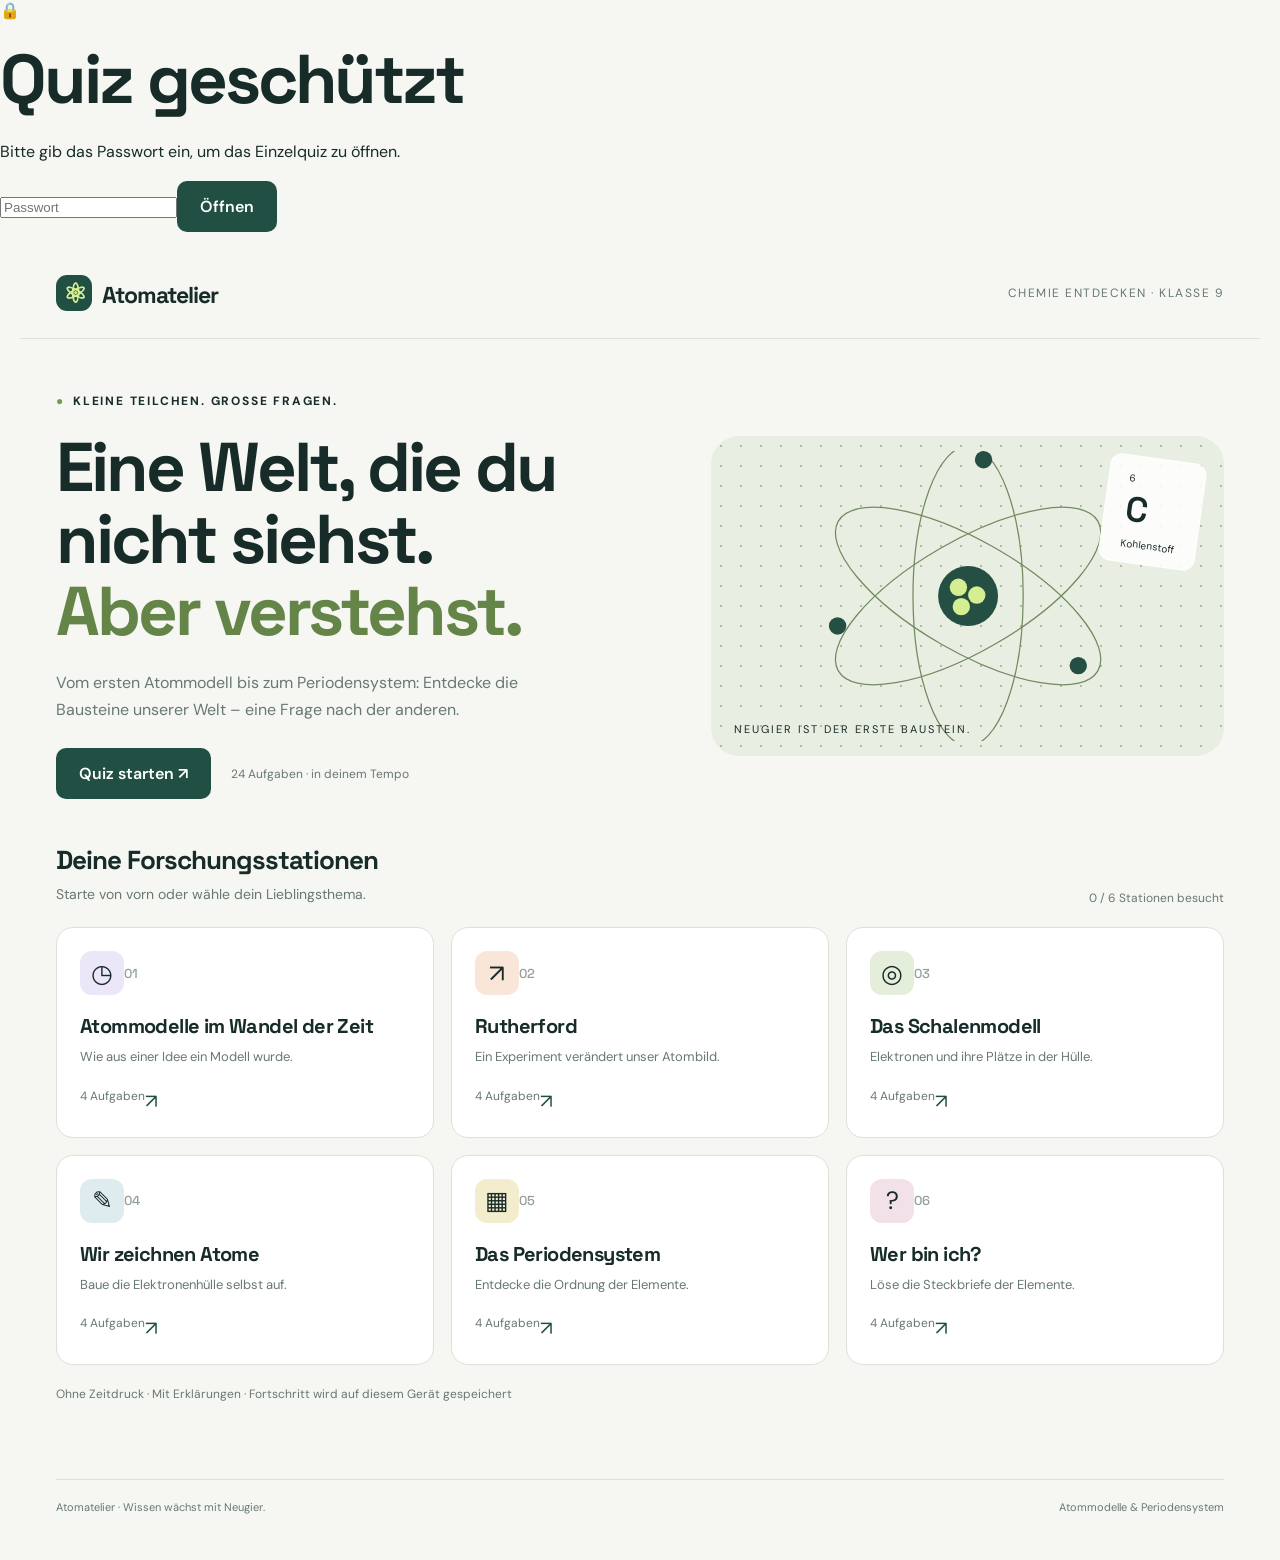
<file: einzelquiz.html>
<!doctype html>
<html lang="de">
<head>
<meta charset="utf-8"><meta name="viewport" content="width=device-width,initial-scale=1">
<title>Atomatelier · Dein Chemie-Quiz</title>
<style>
@import url('https://fonts.googleapis.com/css2?family=DM+Sans:wght@400;500;600;700&family=Space+Grotesk:wght@400;500;600;700&display=swap');
:root{--ink:#172b29;--muted:#687873;--paper:#f6f7f2;--green:#214f43;--lime:#d4ee91;--line:#dce2d8}*{box-sizing:border-box}body{margin:0;background:var(--paper);color:var(--ink);font:16px 'DM Sans',sans-serif}button{font:inherit;cursor:pointer}button:focus-visible,a:focus-visible{outline:3px solid #8460c9;outline-offset:4px}header{max-width:1240px;margin:auto;padding:27px 36px;display:flex;align-items:center;justify-content:space-between;border-bottom:1px solid var(--line)}.brand{font:700 23px 'Space Grotesk',sans-serif;letter-spacing:-1px}.brand span{display:inline-grid;place-items:center;background:var(--green);color:var(--lime);width:36px;height:36px;border-radius:11px;margin-right:10px;font-size:27px}.tag{font-size:12px;letter-spacing:1.5px;text-transform:uppercase;color:var(--muted)}main{max-width:1240px;margin:auto;padding:36px}h1,h2,h3{font-family:'Space Grotesk',sans-serif}h1{font-size:clamp(40px,5.4vw,69px);line-height:1.04;letter-spacing:-3px;margin:23px 0}h1 em{font-style:normal;color:#648448}p{line-height:1.65}.hero{display:grid;grid-template-columns:1.2fr 1fr;align-items:center;gap:40px;padding:18px 0 44px}.intro{max-width:480px;color:var(--muted)}.eyebrow{font-size:12px;font-weight:700;letter-spacing:1.8px;text-transform:uppercase}.eyebrow::before{content:'●';color:#77994e;margin-right:8px}.primary{background:var(--green);color:white;border:0;padding:15px 23px;border-radius:10px;font-weight:600}.primary:hover{background:#326957}.secondary{background:transparent;border:1px solid var(--line);border-radius:10px;padding:12px 18px;color:var(--ink)}.hero-actions{display:flex;align-items:center;gap:20px;margin-top:25px}.small{font-size:12px;color:var(--muted)}.atom-art{position:relative;min-height:320px;border-radius:28px;background:#e9eee2;overflow:hidden;display:grid;place-items:center;background-image:radial-gradient(#afbea1 1px,transparent 1px);background-size:20px 20px}.atom-art svg{width:80%;height:290px}.art-label{position:absolute;bottom:20px;left:23px;font-size:11px;letter-spacing:2px}.element{position:absolute;right:23px;top:22px;background:#ffffffd9;border:1px solid white;border-radius:12px;padding:10px 20px;transform:rotate(8deg)}.element b{font:600 35px 'Space Grotesk',sans-serif;display:block}.element small{font-size:10px}.section-head{display:flex;justify-content:space-between;align-items:end;margin-bottom:21px}.section-head h2{font-size:26px;letter-spacing:-1px;margin:0 0 6px}.section-head p{margin:0;color:var(--muted);font-size:14px}.progress-label{font-size:12px;color:var(--muted)}.grid{display:grid;grid-template-columns:repeat(3,1fr);gap:17px}.card{padding:23px;text-align:left;background:#fff;border:1px solid var(--line);border-radius:17px;color:var(--ink);min-height:207px;transition:transform .2s,box-shadow .2s;display:flex;flex-direction:column}.card:hover{transform:translateY(-4px);box-shadow:0 8px 24px #172b2910}.card-top{display:flex;justify-content:space-between;align-items:center}.icon{width:44px;height:44px;border-radius:12px;display:grid;place-items:center;background:var(--tint);font-size:25px}.number{font:500 13px 'Space Grotesk';color:#91a098}.card h3{font-size:20px;letter-spacing:-.6px;margin:18px 0 7px}.card p{font-size:13px;color:var(--muted);margin:0 0 20px}.card-bottom{margin-top:auto;display:flex;justify-content:space-between;font-size:12px;color:var(--muted)}.arrow{font-size:20px;color:var(--green)}footer{max-width:1168px;margin:26px auto;padding:20px 0;border-top:1px solid var(--line);display:flex;justify-content:space-between;color:var(--muted);font-size:11px}.quiz{max-width:800px;margin:10px auto 60px}.quiz-top{display:flex;justify-content:space-between;align-items:center;gap:12px}.bar{height:5px;border-radius:8px;background:var(--line);margin:24px 0 34px;overflow:hidden}.bar div{height:100%;background:#739347;transition:width .3s}.question-panel{background:#fff;border:1px solid var(--line);border-radius:22px;padding:32px}.question-panel h2{font-size:29px;line-height:1.25;letter-spacing:-1px;margin:17px 0 25px}.answers{display:grid;gap:10px}.answer{border:1px solid var(--line);background:#fafbf8;border-radius:12px;text-align:left;padding:16px;color:var(--ink);display:flex;gap:12px;align-items:center}.answer:hover:not(:disabled){border-color:var(--green);background:#f0f5e8}.answer.correct{background:#e7f2d9;border-color:#86a45b}.answer.wrong{background:#fbe9e3;border-color:#cc856f}.answer:disabled{cursor:default;color:var(--ink)}.letter{font-size:12px;font-weight:bold;border:1px solid var(--line);padding:5px 8px;border-radius:6px}.feedback{padding:18px;border-radius:12px;background:#eef3e7;margin-top:20px;line-height:1.6}.feedback.bad{background:#fbefe9}.quiz-bottom{display:flex;justify-content:space-between;align-items:center;margin-top:24px;gap:20px}.shell-drawing{display:grid;grid-template-columns:1fr 1fr;align-items:center;gap:20px}.shell-drawing svg{width:100%;max-height:260px}.shell-control{display:flex;justify-content:space-between;align-items:center;margin:15px 0;gap:10px}.step{border:1px solid var(--line);background:var(--paper);width:34px;height:34px;border-radius:50%;font-size:20px}.result{text-align:center;padding:35px 10px}.result h2{font-size:40px;margin-bottom:12px}.score{width:136px;height:136px;border:9px solid var(--lime);border-radius:50%;margin:25px auto;display:grid;place-content:center;font:700 36px 'Space Grotesk'}.score small{font:12px 'DM Sans';color:var(--muted);margin-top:5px}.hidden{display:none!important}.notice{margin-top:20px;font-size:12px;color:var(--muted)}@media(max-width:760px){header{padding:20px}.tag{font-size:10px}main{padding:22px}.hero{grid-template-columns:1fr;gap:25px}.atom-art{min-height:220px}.atom-art svg{height:220px}h1{letter-spacing:-2px}.grid{grid-template-columns:repeat(2,1fr)}.card{padding:18px}.section-head{gap:15px}.question-panel{padding:22px}footer{margin:20px 22px;gap:15px}.shell-drawing{grid-template-columns:1fr}}@media(max-width:460px){.grid{grid-template-columns:1fr}.hero-actions{gap:12px}.tag{max-width:100px;text-align:right}.quiz-top{align-items:start}.quiz-top .small{text-align:right}.question-panel h2{font-size:24px}}
</style>
</head>
<body><div id="passwordGate" class="password-gate" role="dialog" aria-modal="true"><div class="password-card"><div class="lock">🔒</div><h1>Quiz geschützt</h1><p>Bitte gib das Passwort ein, um das Einzelquiz zu öffnen.</p><form class="password-form" id="passwordForm"><input id="passwordInput" type="password" autocomplete="current-password" placeholder="Passwort" required><button class="primary" type="submit">Öffnen</button></form><p class="password-error" id="passwordError" aria-live="polite"></p></div></div>
<header><div class="brand"><span>⚛</span>Atomatelier</div><div class="tag">Chemie entdecken · Klasse 9</div></header>
<main id="home">
<section class="hero"><div><div class="eyebrow">Kleine Teilchen. Große Fragen.</div><h1>Eine Welt, die du<br>nicht siehst.<br><em>Aber verstehst.</em></h1><p class="intro">Vom ersten Atommodell bis zum Periodensystem: Entdecke die Bausteine unserer Welt – eine Frage nach der anderen.</p><div class="hero-actions"><button class="primary" id="startAll">Quiz starten <span aria-hidden="true">↗</span></button><span class="small">24 Aufgaben · in deinem Tempo</span></div></div><div class="atom-art" aria-label="Dekorative, vereinfachte Atomillustration"><svg viewBox="0 0 420 300" aria-hidden="true"><g fill="none" stroke="#738b60" stroke-width="1.3"><ellipse cx="210" cy="150" rx="155" ry="57" transform="rotate(-30 210 150)"/><ellipse cx="210" cy="150" rx="155" ry="57" transform="rotate(30 210 150)"/><ellipse cx="210" cy="150" rx="155" ry="57" transform="rotate(90 210 150)"/></g><g fill="#244f42"><circle cx="210" cy="150" r="31"/><circle cx="75" cy="181" r="9"/><circle cx="324" cy="222" r="9"/><circle cx="226" cy="9" r="9"/></g><g fill="#d4ee91"><circle cx="200" cy="141" r="9"/><circle cx="219" cy="149" r="9"/><circle cx="203" cy="161" r="9"/></g></svg><div class="element"><small>6</small><b>C</b><small>Kohlenstoff</small></div><span class="art-label">NEUGIER IST DER ERSTE BAUSTEIN.</span></div></section>
<section><div class="section-head"><div><h2>Deine Forschungsstationen</h2><p>Starte von vorn oder wähle dein Lieblingsthema.</p></div><span id="totalProgress" class="progress-label"></span></div><div class="grid" id="topics"></div></section>
<p class="notice">Ohne Zeitdruck · Mit Erklärungen · Fortschritt wird auf diesem Gerät gespeichert</p>
</main>
<main id="play" class="hidden"><div class="quiz"><div class="quiz-top"><button class="secondary" id="back">← Übersicht</button><span class="small" id="quizInfo"></span></div><div class="bar"><div id="barFill"></div></div><div class="question-panel" id="panel"></div></div></main>
<footer><span>Atomatelier · Wissen wächst mit Neugier.</span><span>Atommodelle & Periodensystem</span></footer>
<script>
const QUIZ_PASSWORD='PSEverstehen';function unlockQuiz(){const gate=document.getElementById('passwordGate');document.getElementById('passwordForm').onsubmit=e=>{e.preventDefault();const input=document.getElementById('passwordInput');if(input.value===QUIZ_PASSWORD){gate.classList.add('hidden')}else{document.getElementById('passwordError').textContent='Falsches Passwort. Bitte versuche es noch einmal.';input.select()}}}unlockQuiz();
const topics=[
{title:'Atommodelle im Wandel der Zeit',desc:'Wie aus einer Idee ein Modell wurde.',icon:'◷',tint:'#ece7f8',questions:[
['Was beschreibt ein wissenschaftliches Atommodell?',['Ein vereinfachtes Bild, das Beobachtungen erklärt','Ein maßstabsgetreues Foto eines Atoms','Eine endgültige Wahrheit, die nie verändert wird'],0,'Modelle vereinfachen die Wirklichkeit. Neue Beobachtungen können dazu führen, dass sie erweitert oder ersetzt werden.'],
['Wie stellte Dalton sich Atome vor?',['Als positiv geladene Kugeln mit Elektronen','Als kleine, unteilbare Kugeln','Als Kern mit einer Elektronenhülle'],1,'Daltons Kugelmodell behandelt Atome als unteilbare Kugeln. Heute wissen wir, dass Atome aus kleineren Teilchen bestehen.'],
['Was kennzeichnet Thomsons Atommodell?',['Elektronen bewegen sich auf festen Schalen','Das Atom besteht nur aus leerem Raum','Negative Elektronen sind in einer positiven Masse eingebettet'],2,'Dieses Modell wird oft Rosinenkuchenmodell genannt: Elektronen entsprechen den Rosinen in einer positiv geladenen Masse.'],
['Welche Reihenfolge ist historisch richtig?',['Dalton → Thomson → Rutherford → Bohr','Bohr → Dalton → Rutherford → Thomson','Thomson → Bohr → Dalton → Rutherford'],0,'Daltons Kugelmodell wurde durch Thomsons Modell, Rutherfords Kern-Hülle-Modell und anschließend Bohrs Schalenmodell weiterentwickelt.']
]},
{title:'Rutherford',desc:'Ein Experiment verändert unser Atombild.',icon:'↗',tint:'#f9e6d8',questions:[
['Womit wurde die dünne Goldfolie im Streuversuch beschossen?',['Mit Lichtstrahlen','Mit positiv geladenen Alphateilchen','Mit Wassertropfen'],1,'Alphateilchen sind positiv geladene Heliumkerne. Ihre Ablenkung lieferte Hinweise auf den Aufbau des Atoms.'],
['Was geschah mit den meisten Alphateilchen?',['Sie durchdrangen die Folie nahezu ungehindert','Sie wurden zurückgeworfen','Sie blieben in der Folie stecken'],0,'Die meisten Teilchen passierten die Folie. Das zeigte: Das Atom ist zum größten Teil leerer Raum.'],
['Warum wurden wenige Alphateilchen stark abgelenkt?',['Sie wurden von Elektronen angezogen','Sie trafen auf eine durchgehend feste Atomkugel','Sie kamen dem kleinen, positiv geladenen Kern sehr nahe'],2,'Positive Alphateilchen werden vom positiven Atomkern elektrisch abgestoßen. Bei großer Annäherung kann die Ablenkung sehr stark sein.'],
['Welche Aussage gehört zum Kern-Hülle-Modell?',['Die Masse ist gleichmäßig im Atom verteilt','Fast die gesamte Atommasse steckt im kleinen Kern','Der Kern ist negativ geladen'],1,'Der winzige, positiv geladene Kern enthält fast die gesamte Masse. Die Elektronen bilden die wesentlich größere Hülle.']
]},
{title:'Das Schalenmodell',desc:'Elektronen und ihre Plätze in der Hülle.',icon:'◎',tint:'#e4eedb',questions:[
['Wie viele Elektronen passen höchstens in die erste Schale?',['2','8','18'],0,'Die erste Schale (K-Schale) kann höchstens zwei Elektronen aufnehmen.'],
['Was sind Valenzelektronen?',['Teilchen im Atomkern','Die Elektronen auf der äußersten besetzten Schale','Alle Elektronen eines Atoms zusammen'],1,'Die Außenelektronen heißen Valenzelektronen. Sie bestimmen wesentlich das chemische Verhalten der Hauptgruppenelemente.'],
['Wie verteilen sich die Elektronen eines neutralen Sauerstoffatoms (Ordnungszahl 8)?',['4 | 4','2 | 8','2 | 6'],2,'Ein neutrales Sauerstoffatom besitzt acht Elektronen: zwei auf der ersten und sechs auf der zweiten Schale.'],
['Was passiert, wenn ein neutrales Atom ein Elektron abgibt?',['Es wird zu einem positiv geladenen Ion','Es wird zu einem negativ geladenen Ion','Seine Protonenzahl steigt'],0,'Nach der Abgabe gibt es ein Proton mehr als Elektronen. Das Teilchen ist einfach positiv geladen; der Kern bleibt unverändert.']
]},
{title:'Wir zeichnen Atome',desc:'Baue die Elektronenhülle selbst auf.',icon:'✎',tint:'#dfecef',questions:[
{draw:true,element:'Lithium',z:3,shells:[2,1],explain:'Lithium besitzt drei Elektronen: zwei auf der K-Schale und eines auf der L-Schale.'},
{draw:true,element:'Kohlenstoff',z:6,shells:[2,4],explain:'Kohlenstoff besitzt sechs Elektronen: zwei innen und vier auf der äußeren Schale.'},
{draw:true,element:'Neon',z:10,shells:[2,8],explain:'Neon besitzt zwei Elektronen auf der K-Schale und acht auf der L-Schale. Seine Außenschale ist voll besetzt.'},
{draw:true,element:'Natrium',z:11,shells:[2,8,1],explain:'Natrium besitzt elf Elektronen mit der Verteilung 2 | 8 | 1. Es hat drei besetzte Schalen und ein Außenelektron.'}
]},
{title:'Das Periodensystem',desc:'Entdecke die Ordnung der Elemente.',icon:'▦',tint:'#f3edcd',questions:[
['Wonach sind die Elemente im modernen Periodensystem geordnet?',['Nach ihrer alphabetischen Reihenfolge','Nach steigender Protonenzahl','Ausschließlich nach ihrer Masse'],1,'Die Ordnungszahl gibt die Zahl der Protonen an. Sie steigt im Periodensystem von Element zu Element um eins.'],
['Was verrät die Periodennummer im Schalenmodell?',['Die Zahl der besetzten Elektronenschalen','Die Zahl der Neutronen','Die Zahl der Außenelektronen'],0,'Bei einem Atom im Grundzustand entspricht die Periodennummer im Schalenmodell der Zahl der besetzten Schalen.'],
['Warum ähneln sich Elemente derselben Hauptgruppe chemisch?',['Sie besitzen gleich viele Protonen','Sie haben immer dieselbe Atommasse','Sie haben gleich viele Außenelektronen (Ausnahme: Helium)'],2,'Die Zahl der Außenelektronen prägt das chemische Verhalten. Helium hat als Edelgas nur zwei, aber ebenfalls eine volle Außenschale.'],
['Ein Hauptgruppenatom hat die Elektronenverteilung 2 | 8 | 2. Wo steht es?',['2. Periode, 3. Hauptgruppe','3. Periode, 2. Hauptgruppe','3. Periode, 8. Hauptgruppe'],1,'Drei besetzte Schalen bedeuten 3. Periode. Zwei Außenelektronen bedeuten 2. Hauptgruppe (Gruppe 2). Das Element ist Magnesium.']
]},
{title:'Wer bin ich?',desc:'Löse die Steckbriefe der Elemente.',icon:'?',tint:'#f2e1e9',questions:[
['Ich habe sechs Protonen und bin der Grundbaustein organischer Verbindungen. Wer bin ich?',['Sauerstoff (O)','Kohlenstoff (C)','Calcium (Ca)'],1,'Sechs Protonen bedeuten Ordnungszahl 6: Kohlenstoff, Symbol C.'],
['Ich stehe in der 3. Periode und habe sieben Außenelektronen. Wer bin ich?',['Chlor (Cl)','Argon (Ar)','Natrium (Na)'],0,'Chlor hat die Elektronenverteilung 2 | 8 | 7. Es gehört zu den Halogenen in der 7. Hauptgruppe (Gruppe 17).'],
['Ich habe zwei Elektronen. Meine einzige Schale ist damit voll. Wer bin ich?',['Wasserstoff (H)','Beryllium (Be)','Helium (He)'],2,'Helium besitzt zwei Protonen und im neutralen Zustand zwei Elektronen. Es gehört zu den Edelgasen.'],
['Mein neutrales Atom hat zwölf Elektronen. Wer bin ich?',['Magnesium (Mg)','Natrium (Na)','Aluminium (Al)'],0,'Bei neutralen Atomen sind Elektronen- und Protonenzahl gleich. Ordnungszahl 12 gehört zu Magnesium: 2 | 8 | 2.']
]}
];
let saved={};try{saved=JSON.parse(localStorage.getItem('atomatelier-v1')||'{}')||{}}catch{}let queue=[],position=0,score=0,answered=false,counts=[],mode=null;
const $=id=>document.getElementById(id);
function home(){ $('home').classList.remove('hidden');$('play').classList.add('hidden');$('topics').innerHTML=topics.map((t,i)=>`<button class="card" data-topic="${i}" style="--tint:${t.tint}"><div class="card-top"><span class="icon" aria-hidden="true">${t.icon}</span><span class="number">0${i+1}</span></div><h3>${t.title}</h3><p>${t.desc}</p><div class="card-bottom"><span>${saved[i]===undefined?'4 Aufgaben':`Bestleistung: ${saved[i]}/4 richtig`}</span><span class="arrow" aria-hidden="true">↗</span></div></button>`).join('');$('totalProgress').textContent=`${Object.keys(saved).length} / 6 Stationen besucht`;$('topics').querySelectorAll('button').forEach(b=>b.onclick=()=>start(Number(b.dataset.topic)));}
function start(topic){mode=topic;queue=[];(topic===null?topics.map((_,i)=>i):[topic]).forEach(i=>topics[i].questions.forEach((q,j)=>queue.push({q,topic:i,j})));position=0;score=0;$('home').classList.add('hidden');$('play').classList.remove('hidden');render();window.scrollTo(0,0)}
function render(){answered=false;const {q,topic}=queue[position];$('quizInfo').textContent=`Aufgabe ${position+1} von ${queue.length} · ${score} richtig`;$('barFill').style.width=`${position/queue.length*100}%`;$('panel').innerHTML=`<div class="eyebrow">${topics[topic].title}</div><h2 tabindex="-1">${q.draw?`Zeichne ein neutrales ${q.element}atom.`:q[0]}</h2>${q.draw?`<p class="small">Ordnungszahl ${q.z} · Verteile die ${q.z} Elektronen mit + und − auf die Schalen.</p><div class="shell-drawing"><div id="atom"></div><div id="controls"></div></div><p class="small" id="electronCount"></p><button class="primary" id="check">Modell überprüfen</button>`:`<div class="answers">${q[1].map((a,i)=>`<button class="answer" data-answer="${i}"><span class="letter">${String.fromCharCode(65+i)}</span>${a}</button>`).join('')}</div>`}<div id="feedback" aria-live="polite"></div><div class="quiz-bottom"><span class="small">${q.draw?'Vereinfachtes Schalenmodell':'Eine Antwort ist richtig.'}</span><button id="next" class="primary hidden">${position===queue.length-1?'Ergebnis ansehen':'Nächste Aufgabe →'}</button></div>`;if(q.draw){counts=q.shells.map(()=>0);drawAtom();$('check').onclick=()=>finish(counts.every((n,i)=>n===q.shells[i]),q.explain)}else{$('panel').querySelectorAll('[data-answer]').forEach(b=>b.onclick=()=>{const selected=Number(b.dataset.answer);$('panel').querySelectorAll('[data-answer]').forEach(btn=>{btn.disabled=true;if(Number(btn.dataset.answer)===q[2])btn.classList.add('correct');else if(btn===b)btn.classList.add('wrong')});finish(selected===q[2],q[3])})}$('next').onclick=()=>{position++;position<queue.length?render():result()};$('panel').querySelector('h2').focus()}
function drawAtom(){const q=queue[position].q;let svg=`<svg viewBox="0 0 280 280" role="img" aria-label="Schalenmodell mit ${counts.join(', ')} Elektronen auf den Schalen"><circle cx="140" cy="140" r="23" fill="#214f43"/><text x="140" y="145" text-anchor="middle" fill="white" font-size="13">${q.z} p⁺</text>`;counts.forEach((n,s)=>{const r=45+s*37;svg+=`<circle cx="140" cy="140" r="${r}" fill="none" stroke="#bccbb1" stroke-width="1.5"/>`;for(let i=0;i<n;i++){const a=2*Math.PI*i/n-Math.PI/2;svg+=`<circle cx="${140+r*Math.cos(a)}" cy="${140+r*Math.sin(a)}" r="6" fill="#547542"/>`}});$('atom').innerHTML=svg+'</svg>';$('controls').innerHTML=counts.map((n,i)=>`<div class="shell-control"><span>${['K','L','M'][i]}-Schale</span><button class="step" data-shell="${i}" data-delta="-1" aria-label="Elektron von ${['K','L','M'][i]}-Schale entfernen" ${n===0||answered?'disabled':''}>−</button><b>${n}</b><button class="step" data-shell="${i}" data-delta="1" aria-label="Elektron auf ${['K','L','M'][i]}-Schale hinzufügen" ${answered?'disabled':''}>+</button></div>`).join('');$('electronCount').textContent=`${counts.reduce((a,b)=>a+b,0)} von ${q.z} Elektronen eingezeichnet`;$('controls').querySelectorAll('button').forEach(b=>b.onclick=()=>{counts[Number(b.dataset.shell)]+=Number(b.dataset.delta);drawAtom()})}
function finish(correct,explain){if(answered)return;answered=true;if(correct)score++;queue[position].correct=correct;if(queue[position].q.draw){$('check').disabled=true;drawAtom()}$('feedback').innerHTML=`<div class="feedback ${correct?'':'bad'}"><strong>${correct?'Richtig! Gut kombiniert.':'Noch nicht ganz – hier ist die Erklärung:'}</strong><br>${explain}</div>`;$('next').classList.remove('hidden');$('quizInfo').textContent=`Aufgabe ${position+1} von ${queue.length} · ${score} richtig`}
function result(){[...new Set(queue.map(x=>x.topic))].forEach(t=>{const points=queue.filter(x=>x.topic===t&&x.correct).length;saved[t]=Math.max(Number(saved[t])||0,points)});try{localStorage.setItem('atomatelier-v1',JSON.stringify(saved))}catch{}$('barFill').style.width='100%';$('quizInfo').textContent='Runde abgeschlossen';$('panel').innerHTML=`<div class="result"><div class="eyebrow">Forschung abgeschlossen</div><div class="score">${score}/${queue.length}<small>richtig beantwortet</small></div><h2>${score===queue.length?'Das war elementar stark!':score>=queue.length/2?'Gut kombiniert!':'Der erste Schritt ist geschafft.'}</h2><p> ${score===queue.length?'Du hast alle Aufgaben dieser Runde gelöst.': 'Jede Erklärung bringt dich weiter. Wiederhole die Runde und festige dein Wissen.'}</p><button class="primary" id="repeat">Noch einmal üben ↗</button> <button class="secondary" id="overview">Zu den Themen</button></div>`;$('repeat').onclick=()=>start(mode);$('overview').onclick=home}
$('startAll').onclick=()=>start(null);$('back').onclick=home;home();
</script>
</body>
</html>
</file>
<file: quizshow.css>
/* Die Bühne des Chemie-Duells */
:root{color-scheme:dark;--ink:#f2fff9;--muted:#aedcc6;--paper:#092517;--green:#71ffba;--lime:#ffe18a;--line:#346f52}.password-gate{position:fixed;inset:0;z-index:1000;display:grid;place-items:center;padding:24px;background:radial-gradient(ellipse at 50% 0,#25795080,transparent 55%),#092517;color:#f2fff9}.password-gate.hidden{display:none}.password-card{width:min(100%,430px);padding:34px;background:linear-gradient(145deg,#174c32,#102f20);border:1px solid #60c092;border-radius:24px;box-shadow:0 25px 85px #0008;text-align:center}.password-card .lock{font-size:40px}.password-card h1{font-size:clamp(32px,8vw,48px);margin:8px 0 12px;color:#fff1bb}.password-card p{color:#c5ebd9;margin:0 0 24px}.password-form{display:flex;gap:10px}.password-form input{min-width:0;flex:1;padding:14px;border:1px solid #458868;border-radius:10px;background:#0b2d1d;color:#fff;font:inherit}.password-form button{white-space:nowrap}.password-error{min-height:24px;color:#ffafc1;font-size:13px;margin:12px 0 0!important}
body{background:radial-gradient(ellipse at 12% 0,#25795080,transparent 48%),radial-gradient(ellipse at 95% 12%,#2674434d,transparent 43%),#092517;min-height:100vh}
body::before{content:'';position:fixed;inset:0;pointer-events:none;z-index:-1;background-image:radial-gradient(#a9ffd525 1px,transparent 1px);background-size:28px 28px}
header{border-bottom:1px solid #50b8865c;padding-top:20px;padding-bottom:20px}.brand{letter-spacing:.2px}.brand span{background:#206845;color:#ffe18a;box-shadow:0 0 25px #77ffbd40}.tag{color:#ffe18a;border:1px solid #ffe18a55;padding:8px 12px;border-radius:30px;font-weight:700;letter-spacing:1.5px}
.eyebrow{color:#a9ffd5}.eyebrow::before{color:#ffdc77;text-shadow:0 0 12px #ffce54}h1{color:white;text-shadow:0 0 36px #7affbf38}.duel-heading h1{font-size:clamp(32px,4vw,52px);text-transform:uppercase;letter-spacing:-1.5px}.duel-heading p{color:#aedcc6}
.primary{background:linear-gradient(135deg,#ffe79b,#efbd53);color:#211738;box-shadow:0 4px 0 #a5792f,0 0 22px #ffce5430;border:1px solid #ffeab0;font-weight:800}.primary:hover{background:linear-gradient(135deg,#fff1bc,#ffd878);transform:translateY(-1px)}.primary:disabled{opacity:.55;transform:none;cursor:default}.secondary{background:#113b27;color:#d7ffec;border-color:#408664}.secondary:hover:not(:disabled){background:#206142}.primary:focus-visible,.secondary:focus-visible,.tile:focus-visible,.answer:focus-visible,input:focus-visible{outline:3px solid #ffe18a;outline-offset:4px}
.setup{background:linear-gradient(140deg,#174c32,#102f20);border:1px solid #60c092;box-shadow:0 0 0 6px #45a47615,0 25px 85px #0006;position:relative;overflow:hidden}.setup::before{content:'';display:block;height:4px;background:linear-gradient(90deg,#75e6bd,#77ffbd,#eb9cff);position:absolute;inset:0 0 auto}.setup h1{font-size:clamp(38px,6vw,60px);line-height:1.05}.name-fields input{background:#0b2d1d;color:#fff;border-color:#458868}.name-fields label{color:#e6fff3}.setup p{color:#c5ebd9}
.scoreboard{max-width:1250px;gap:20px}.team-score{background:linear-gradient(130deg,#14432c,#112e20);border-color:#337153;box-shadow:0 8px 28px #0003;position:relative;overflow:hidden}.team-score strong{font-size:20px;overflow-wrap:anywhere}.team-score b{font-size:38px;white-space:nowrap;color:#ffe18a;font-variant-numeric:tabular-nums;text-shadow:0 0 22px #ffcd5440}.team-score.active{border-color:#7be2bd;background:linear-gradient(130deg,#183e43,#123625);box-shadow:0 0 0 3px #7be2bd13,0 0 28px #7be2bd20}.team-score.active.team-1{border-color:#c2a1ff;background:linear-gradient(130deg,#352650,#203e30);box-shadow:0 0 0 3px #c2a1ff13,0 0 28px #c2a1ff20}.team-score.active small{color:#abf4db}.team-score.active.team-1 small{color:#dfcaff}.team-score small{color:#b3dfca}
.wall-status{border-left:3px solid #ffe18a;padding:10px 16px;background:#17432e80;border-radius:0 8px 8px 0}.wall-scroll{padding:10px 9px 16px;margin:0 -9px}.wall{gap:13px}.category{background:linear-gradient(160deg,#287851,#1b5036);border:1px solid #62b28b;box-shadow:inset 0 1px #ffffff18;text-align:center;align-items:center}.category>span{color:#ffe18a;font-size:23px}.category h2{color:#edfff6;font-size:16px}.tile{position:relative;background:linear-gradient(155deg,#239c62,#176d43 65%,#1f6141);border:1px solid #57c590;border-radius:10px;box-shadow:inset 0 1px #b7ffdc33,0 4px 0 #051a10,0 0 14px #45e99a18;font-size:39px;color:#ffe18a;text-shadow:0 2px 2px #0007,0 0 20px #ffd56d40}.tile small{color:#c0f2da;text-transform:uppercase;letter-spacing:2px;font-size:10px}.tile:hover:not(:disabled){background:linear-gradient(150deg,#38c380,#308b5f);border-color:#ffe18a;box-shadow:0 0 25px #7cffc055,0 4px 0 #051a10;transform:translateY(-3px)}.tile:disabled{background:#102e1f;color:#78a891;border-color:#25513c;box-shadow:none;text-shadow:none}.tile:disabled small{color:#7fa995}.tile.played-correct:disabled{color:#7cddba;border-color:#315c54;background:#10272d}.tile.played-wrong:disabled{color:#f2a2ba;border-color:#5a354a;background:#25192e}
.quiz{max-width:920px}.quiz-top #quizInfo{font-size:16px;font-weight:700;color:#ffe18a}.bar{background:#1e5138;height:6px;margin:22px 0 28px}.bar div{background:linear-gradient(90deg,#85ffc4,#ffe18a);box-shadow:0 0 15px #ffe18a66}.question-panel{background:linear-gradient(150deg,#174b32,#102f20);border:2px solid #4d9d76;box-shadow:0 0 0 6px #64d09c0b,0 18px 70px #0005;transition:border-color .3s}.question-panel h2{font-size:clamp(25px,3vw,35px);line-height:1.35;color:#fff}.answer{background:#113c27;border:2px solid #3b8662;padding:18px;color:#f2fff9;font-size:18px;transition:background .25s,border-color .25s}.answer:hover:not(:disabled){background:#25704c;border-color:#a0ffd1}.letter{background:#286c4b;border-color:#58ae84;color:#ffe18a;font-size:14px;min-width:33px;text-align:center}.answer:disabled{color:#a8d4bf}.answer.correct,.answer.correct:disabled{--glow:#68e6b1;background:#123f36;border-color:#68e6b1;color:#e5fff1;animation:answer-glow 1.2s ease-in-out 3}.answer.wrong,.answer.wrong:disabled{--glow:#ff789d;background:#4c2038;border-color:#ff789d;color:#ffe6ee;animation:answer-glow 1.2s ease-in-out 3}.answer.correct .letter{background:#1b604c;color:#b6ffdd;border-color:#68e6b1}.answer.wrong .letter{background:#6c2945;color:#ffe4ec;border-color:#ff789d}.answer.correct::after{content:'✓';margin-left:auto;font-weight:bold;font-size:25px}.answer.wrong::after{content:'✕';margin-left:auto;font-size:25px}
.feedback,.feedback.bad{background:#0e3020;border:1px solid #428a67;padding:22px;color:#d6f7e7;line-height:1.7}.verdict{display:flex;align-items:center;gap:18px;margin-bottom:16px;padding-bottom:18px;border-bottom:1px solid #ffffff24}.verdict-symbol{display:grid;place-items:center;flex:none;width:60px;height:60px;border-radius:50%;font-size:36px;font-weight:800;background:#69e9b5;color:#092820;box-shadow:0 0 28px #69e9b536}.verdict strong{display:block;font:700 clamp(27px,4vw,42px) 'Space Grotesk',sans-serif;letter-spacing:1px;color:#8bffca}.verdict small{display:block;font-size:17px;color:#d0f5e6;line-height:1.5;overflow-wrap:anywhere}.bad .verdict-symbol{background:#ff87a6;color:#43152b;box-shadow:0 0 28px #ff87a633}.bad .verdict strong{color:#ffa3bc}.bad .verdict small{color:#ffcedd}.show-correct{border-color:#68e6b1;--glow:#68e6b1;animation:panel-glow 1.2s ease-in-out 3}.show-wrong{border-color:#ff789d;--glow:#ff789d;animation:panel-glow 1.2s ease-in-out 3}.points-pop{animation:points-pop .7s ease-out 1}.step{color:#e3fff1;background:#225a3f;border-color:#61ab87;width:40px;height:40px}.step:hover:not(:disabled){background:#35805c}.step:disabled{opacity:.4;cursor:default}.shell-control b{color:#ffe18a}.shell-drawing svg{background:#0c2b1c;border-radius:18px}.shell-drawing svg circle[fill="none"]{stroke:#63ab88}.shell-drawing svg circle[fill="#547542"]{fill:#ffe18a}.shell-drawing svg circle[fill="#214f43"]{fill:#3e8c66}.result h2{color:#ffe18a;text-shadow:0 0 30px #ffd76b33}.result p{font-size:19px}footer{border-color:#30654b;color:#8fbea7}
@keyframes answer-glow{0%,100%{box-shadow:0 0 0 transparent}50%{box-shadow:0 0 24px color-mix(in srgb,var(--glow) 45%,transparent),inset 0 0 16px color-mix(in srgb,var(--glow) 12%,transparent)}}
@keyframes panel-glow{0%,100%{box-shadow:0 0 0 6px #64d09c0b,0 18px 70px #0005}50%{box-shadow:0 0 32px color-mix(in srgb,var(--glow) 30%,transparent),0 18px 70px #0005}}
@keyframes points-pop{0%,100%{transform:scale(1)}45%{transform:scale(1.08);text-shadow:0 0 30px #ffe18a}}
@media(max-width:760px){.team-score{align-items:start;flex-direction:column;padding:14px}.team-score strong{font-size:17px}.team-score b{font-size:30px}.scoreboard{gap:12px}.tag{font-size:9px}.brand{font-size:20px}.quiz-top #quizInfo{font-size:13px}.answer{font-size:16px;padding:14px}.feedback{padding:17px}.verdict{gap:12px}.verdict-symbol{width:45px;height:45px;font-size:28px}.verdict small{font-size:14px}}
@media(prefers-reduced-motion:reduce){*,*::before,*::after{animation:none!important;transition:none!important;scroll-behavior:auto!important}}

/* Deutlich abgesetzte Titel und Kategorietafeln */
.duel-heading{padding:23px 26px;background:linear-gradient(110deg,#102d20,#091b14);border:1px solid #497853;border-left:5px solid #ffe18a;border-radius:15px;box-shadow:0 12px 32px #0003}
.duel-heading h1{color:#fff3bd;margin:12px 0;text-shadow:0 0 25px #ffe18a20}
.wall-column{grid-template-rows:138px repeat(4,90px)}
.category{background:linear-gradient(150deg,#091b13,#10291c);border:2px solid #aa914f;border-bottom:4px solid #ffe18a;box-shadow:0 5px 0 #030d08,0 0 18px #ffe18a0d;padding:14px 10px;gap:9px}
.category h2{color:#fff1bb;font-size:17px;font-weight:700;line-height:1.25;letter-spacing:.1px;text-shadow:0 2px 3px #0008}
.category>span{font-size:25px;color:#ffe18a}
.question-panel>.eyebrow{display:inline-block;max-width:100%;padding:10px 15px;background:#071c12;color:#ffe18a;border:1px solid #a48b4b;border-radius:7px;line-height:1.5}
.question-panel>h2{padding:4px 0 20px;border-bottom:2px solid #638851;margin-bottom:25px}
.setup h1{color:#fff1bb;border-bottom:2px solid #aa914f;padding-bottom:23px}
@media(min-width:1100px){.wall-column{grid-template-rows:132px repeat(4,96px)}}
@media(max-width:760px){.duel-heading{padding:18px;flex-wrap:wrap}.category h2{font-size:16px}}

/* Die Siegerehrung */
.question-panel.final-stage{position:relative;overflow:hidden;border:2px solid #b79950;background:radial-gradient(ellipse at 50% 14%,#41643c80,transparent 57%),linear-gradient(150deg,#122e20,#081a12);box-shadow:0 0 65px #e9c35b18,0 25px 80px #0006;padding:42px 32px}
.finale{position:relative;text-align:center;z-index:1}.finale-kicker{color:#e2cc8d;letter-spacing:3px;font-size:11px;font-weight:700}.trophy{width:166px;height:166px;display:block;margin:22px auto 12px;filter:drop-shadow(0 0 24px #ffdb6850);animation:trophy-enter .8s ease-out both}.champion-label{font-size:12px;letter-spacing:3px;font-weight:700;color:#c4d9b5;margin:16px 0 8px}.finale h2{font-size:clamp(38px,7vw,76px);line-height:1.1;letter-spacing:-2px;color:#fff0b3;margin:0 auto 20px;overflow-wrap:anywhere;text-shadow:0 3px 0 #7b5d2940,0 0 35px #ffda6340;max-width:760px}.finale h2 span{display:block;color:#e2f5df;font-size:.55em;letter-spacing:-.5px;margin-top:8px}.finale-message{color:#bdd2c2;max-width:570px;margin:0 auto 28px;font-size:17px}.finale-message strong{color:#ffe18a}.podium{display:grid;grid-template-columns:1fr 1fr;gap:18px;max-width:650px;margin:30px auto}.podium-card{padding:25px 18px;border:1px solid #52785d;border-radius:16px;background:#10271fe6;align-self:end}.podium-card.champion{border:2px solid #e5c36c;background:linear-gradient(135deg,#3b4724,#1d3220);box-shadow:0 0 26px #ffe18a15;padding-top:33px;padding-bottom:33px}.place{font-size:10px;letter-spacing:1.5px;font-weight:700;color:#b6cdbf}.champion .place{color:#ffe18a}.podium-card h3{font-size:23px;overflow-wrap:anywhere;margin:16px 0 12px;color:#f0f7e9}.final-points{font:700 clamp(35px,5vw,53px) 'Space Grotesk',sans-serif;color:#d8e8db;font-variant-numeric:tabular-nums}.champion .final-points{color:#ffe18a}.final-points span{display:block;font:12px 'DM Sans',sans-serif;letter-spacing:2px;text-transform:uppercase;margin-top:5px}.podium-card p{font-size:12px;color:#bad0c0;margin-bottom:0}.finale-thanks{font-size:14px;color:#bad0c0;margin:26px 0}.confetti{position:absolute;inset:0;pointer-events:none;overflow:hidden}.confetti i{position:absolute;left:var(--x);top:-20px;width:8px;height:15px;background:var(--color);border-radius:2px;opacity:0;animation:confetti-fall 4s ease-in var(--delay) 1 both}.confetti i:nth-child(3n){width:7px;height:7px;border-radius:50%}
@keyframes confetti-fall{0%{opacity:0;transform:translateY(0) rotate(0)}10%,70%{opacity:.85}100%{opacity:0;transform:translate(calc(var(--drift)*65px),850px) rotate(560deg)}}
@keyframes trophy-enter{from{opacity:0;transform:translateY(15px) scale(.85)}to{opacity:1;transform:translateY(0) scale(1)}}
@media(max-width:550px){.question-panel.final-stage{padding:30px 18px}.podium{grid-template-columns:1fr;gap:13px}.podium-card,.podium-card.champion{padding:20px}.trophy{width:130px;height:130px}.finale-kicker{font-size:9px;letter-spacing:2px}.finale-message{font-size:15px}.finale h2{letter-spacing:-1px}}
</file>
